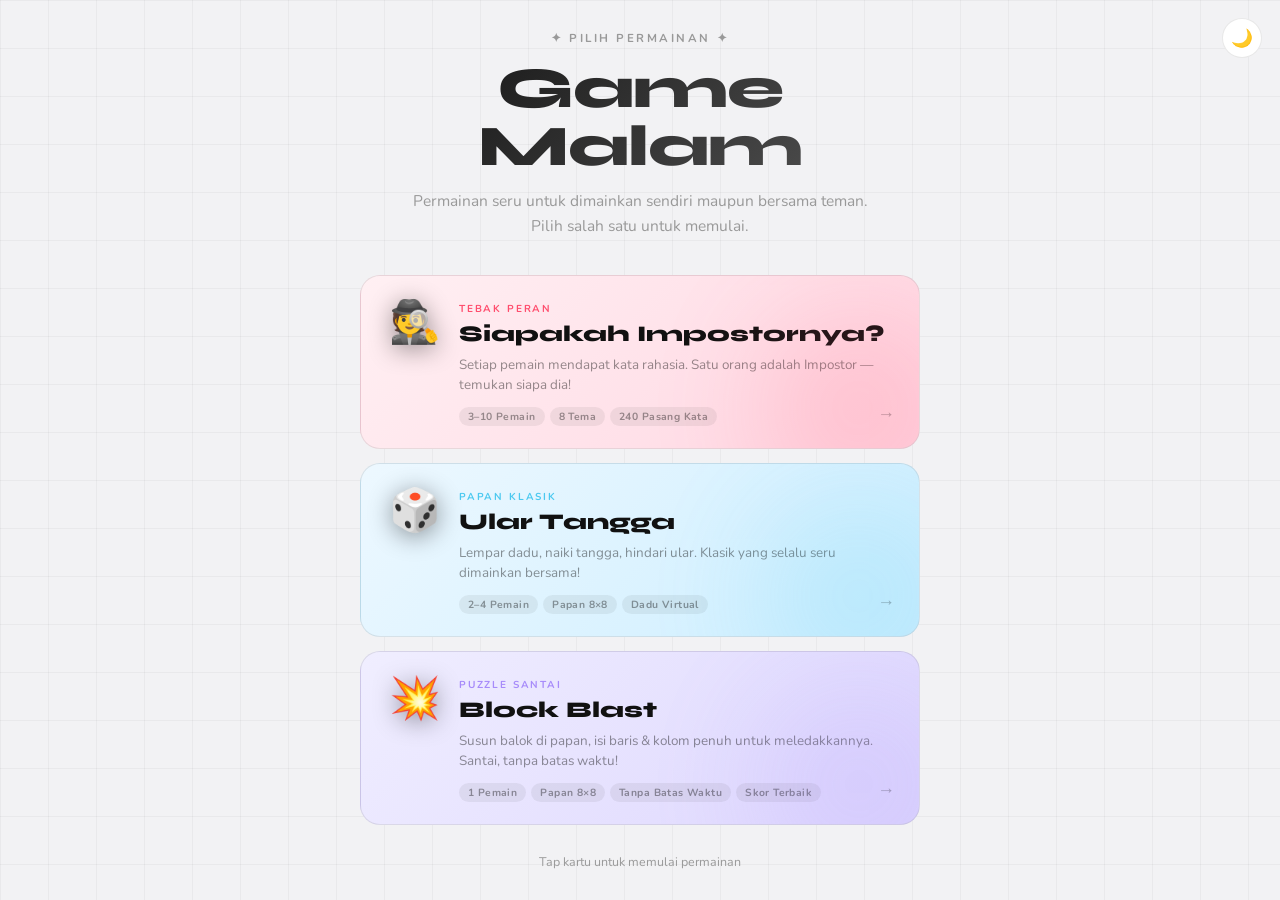
<file: index.html>
<!DOCTYPE html>
<html lang="id">
<head>
    <meta charset="UTF-8">
    <meta name="viewport" content="width=device-width, initial-scale=1.0">
    <title>Game Malam — Pilih Permainan</title>
    <link rel="preconnect" href="https://fonts.googleapis.com">
    <link href="https://fonts.googleapis.com/css2?family=Syne:wght@700;800&family=Nunito:wght@400;600;700&display=swap" rel="stylesheet">
    <style>
        *, *::before, *::after { box-sizing: border-box; margin: 0; padding: 0; }

        :root {
            --bg: #0d0d0f;
            --surface: #17171a;
            --border: rgba(255,255,255,0.08);
            --text: #f0f0f0;
            --muted: #888;
            --card-1: linear-gradient(135deg, #1a0a10 0%, #2d0f1c 100%);
            --card-2: linear-gradient(135deg, #050e1a 0%, #0d2137 100%);
            --card-3: linear-gradient(135deg, #0e0a1f 0%, #180d30 100%);
            --accent-1: #ff4d6d;
            --accent-2: #4cc9f0;
            --accent-3: #a78bfa;
        }

        body {
            font-family: 'Nunito', sans-serif;
            background: var(--bg);
            color: var(--text);
            min-height: 100vh;
            display: flex;
            flex-direction: column;
            align-items: center;
            justify-content: center;
            padding: 24px;
            overflow-x: hidden;
            transition: background 0.3s, color 0.3s;
        }

        body::before {
            content: '';
            position: fixed;
            inset: 0;
            background-image:
                linear-gradient(rgba(255,255,255,0.025) 1px, transparent 1px),
                linear-gradient(90deg, rgba(255,255,255,0.025) 1px, transparent 1px);
            background-size: 48px 48px;
            pointer-events: none;
            z-index: 0;
        }

        .wrapper {
            position: relative;
            z-index: 1;
            width: 100%;
            max-width: 560px;
        }

        .header {
            text-align: center;
            margin-bottom: 36px;
            animation: fadeDown 0.6s ease both;
        }

        .eyebrow {
            font-size: 0.72em;
            font-weight: 700;
            letter-spacing: 0.22em;
            text-transform: uppercase;
            color: var(--muted);
            margin-bottom: 14px;
        }

        .title {
            font-family: 'Syne', sans-serif;
            font-size: clamp(2.4rem, 8vw, 3.6rem);
            font-weight: 800;
            line-height: 1;
            letter-spacing: -0.02em;
            background: linear-gradient(135deg, #fff 0%, #aaa 100%);
            -webkit-background-clip: text;
            -webkit-text-fill-color: transparent;
            background-clip: text;
        }

        .subtitle {
            margin-top: 14px;
            color: var(--muted);
            font-size: 0.97em;
            line-height: 1.6;
        }

        #darkmode-toggle {
            position: fixed;
            top: 18px;
            right: 18px;
            width: 40px;
            height: 40px;
            border-radius: 50%;
            border: 1px solid var(--border);
            background: var(--surface);
            color: var(--text);
            font-size: 1.1em;
            cursor: pointer;
            z-index: 100;
            display: flex;
            align-items: center;
            justify-content: center;
            transition: transform 0.2s, background 0.3s;
        }
        #darkmode-toggle:hover { transform: scale(1.12) rotate(18deg); }

        .games {
            display: flex;
            flex-direction: column;
            gap: 14px;
        }

        .game-card {
            position: relative;
            display: block;
            text-decoration: none;
            border-radius: 20px;
            border: 1px solid var(--border);
            overflow: hidden;
            cursor: pointer;
            transition: transform 0.22s ease, box-shadow 0.22s ease;
            animation: fadeUp 0.6s ease both;
        }

        .game-card:nth-child(1) { animation-delay: 0.08s; }
        .game-card:nth-child(2) { animation-delay: 0.18s; }
        .game-card:nth-child(3) { animation-delay: 0.28s; }

        .game-card:hover {
            transform: translateY(-4px) scale(1.01);
            box-shadow: 0 20px 60px rgba(0,0,0,0.5);
        }

        .game-card-inner {
            padding: 26px 28px 22px;
            display: flex;
            align-items: flex-start;
            gap: 18px;
        }

        .card-impostor { background: var(--card-1); }
        .card-ular     { background: var(--card-2); }
        .card-block    { background: var(--card-3); }

        .game-card::after {
            content: '';
            position: absolute;
            width: 200px;
            height: 200px;
            border-radius: 50%;
            filter: blur(60px);
            opacity: 0.18;
            transition: opacity 0.3s;
            pointer-events: none;
            bottom: -60px;
            right: -40px;
        }
        .card-impostor::after { background: var(--accent-1); }
        .card-ular::after     { background: var(--accent-2); }
        .card-block::after    { background: var(--accent-3); }
        .game-card:hover::after { opacity: 0.38; }

        .card-emoji {
            font-size: 2.6em;
            line-height: 1;
            flex-shrink: 0;
            filter: drop-shadow(0 4px 12px rgba(0,0,0,0.4));
        }

        .card-body { flex: 1; }

        .card-tag {
            font-size: 0.63em;
            font-weight: 700;
            letter-spacing: 0.18em;
            text-transform: uppercase;
            margin-bottom: 6px;
        }
        .card-impostor .card-tag { color: var(--accent-1); }
        .card-ular .card-tag     { color: var(--accent-2); }
        .card-block .card-tag    { color: var(--accent-3); }

        .card-title {
            font-family: 'Syne', sans-serif;
            font-size: 1.4em;
            font-weight: 800;
            line-height: 1.1;
            margin-bottom: 8px;
            color: #fff;
        }

        .card-desc {
            font-size: 0.84em;
            color: rgba(255,255,255,0.48);
            line-height: 1.5;
        }

        .card-arrow {
            position: absolute;
            bottom: 22px;
            right: 24px;
            font-size: 1.1em;
            opacity: 0.3;
            transition: opacity 0.2s, transform 0.2s;
            color: #fff;
        }
        .game-card:hover .card-arrow { opacity: 1; transform: translateX(4px); }

        .badge-row {
            display: flex;
            flex-wrap: wrap;
            gap: 5px;
            margin-top: 12px;
        }
        .badge {
            font-size: 0.65em;
            font-weight: 700;
            padding: 2px 9px;
            border-radius: 20px;
            background: rgba(255,255,255,0.07);
            color: rgba(255,255,255,0.42);
            letter-spacing: 0.04em;
        }

        .footer {
            text-align: center;
            margin-top: 28px;
            color: var(--muted);
            font-size: 0.78em;
            animation: fadeUp 0.6s 0.45s ease both;
        }

        /* Light mode */
        body.light {
            --bg: #f2f2f4;
            --surface: #ffffff;
            --border: rgba(0,0,0,0.09);
            --text: #111;
            --muted: #999;
            --card-1: linear-gradient(135deg, #fff0f3 0%, #ffd6e2 100%);
            --card-2: linear-gradient(135deg, #edf8ff 0%, #cceeff 100%);
            --card-3: linear-gradient(135deg, #f0eeff 0%, #ddd6fe 100%);
        }
        body.light::before {
            background-image:
                linear-gradient(rgba(0,0,0,0.035) 1px, transparent 1px),
                linear-gradient(90deg, rgba(0,0,0,0.035) 1px, transparent 1px);
        }
        body.light .title {
            background: linear-gradient(135deg, #111 0%, #555 100%);
            -webkit-background-clip: text;
            background-clip: text;
        }
        body.light .card-title { color: #111; }
        body.light .card-desc  { color: rgba(0,0,0,0.42); }
        body.light .badge      { background: rgba(0,0,0,0.06); color: rgba(0,0,0,0.38); }
        body.light .card-arrow { color: #111; }

        @keyframes fadeDown {
            from { opacity: 0; transform: translateY(-16px); }
            to   { opacity: 1; transform: translateY(0); }
        }
        @keyframes fadeUp {
            from { opacity: 0; transform: translateY(20px); }
            to   { opacity: 1; transform: translateY(0); }
        }
    </style>
</head>
<body>

    <button id="darkmode-toggle" aria-label="Toggle mode">☀️</button>

    <div class="wrapper">
        <header class="header">
            <p class="eyebrow">✦ Pilih Permainan ✦</p>
            <h1 class="title">Game Malam</h1>
            <p class="subtitle">Permainan seru untuk dimainkan sendiri maupun bersama teman.<br>Pilih salah satu untuk memulai.</p>
        </header>

        <div class="games">

            <a class="game-card card-impostor" href="impostor.html">
                <div class="game-card-inner">
                    <div class="card-emoji">🕵️</div>
                    <div class="card-body">
                        <p class="card-tag">Tebak Peran</p>
                        <h2 class="card-title">Siapakah Impostornya?</h2>
                        <p class="card-desc">Setiap pemain mendapat kata rahasia. Satu orang adalah Impostor — temukan siapa dia!</p>
                        <div class="badge-row">
                            <span class="badge">3–10 Pemain</span>
                            <span class="badge">8 Tema</span>
                            <span class="badge">240 Pasang Kata</span>
                        </div>
                    </div>
                </div>
                <span class="card-arrow">→</span>
            </a>

            <a class="game-card card-ular" href="ular-tangga.html">
                <div class="game-card-inner">
                    <div class="card-emoji">🎲</div>
                    <div class="card-body">
                        <p class="card-tag">Papan Klasik</p>
                        <h2 class="card-title">Ular Tangga</h2>
                        <p class="card-desc">Lempar dadu, naiki tangga, hindari ular. Klasik yang selalu seru dimainkan bersama!</p>
                        <div class="badge-row">
                            <span class="badge">2–4 Pemain</span>
                            <span class="badge">Papan 8×8</span>
                            <span class="badge">Dadu Virtual</span>
                        </div>
                    </div>
                </div>
                <span class="card-arrow">→</span>
            </a>

            <a class="game-card card-block" href="block-blast.html">
                <div class="game-card-inner">
                    <div class="card-emoji">💥</div>
                    <div class="card-body">
                        <p class="card-tag">Puzzle Santai</p>
                        <h2 class="card-title">Block Blast</h2>
                        <p class="card-desc">Susun balok di papan, isi baris & kolom penuh untuk meledakkannya. Santai, tanpa batas waktu!</p>
                        <div class="badge-row">
                            <span class="badge">1 Pemain</span>
                            <span class="badge">Papan 8×8</span>
                            <span class="badge">Tanpa Batas Waktu</span>
                            <span class="badge">Skor Terbaik</span>
                        </div>
                    </div>
                </div>
                <span class="card-arrow">→</span>
            </a>

        </div>

        <p class="footer">Tap kartu untuk memulai permainan</p>
    </div>

    <script>
        const toggle = document.getElementById('darkmode-toggle');
        function applyMode(isLight) {
            document.body.classList.toggle('light', isLight);
            toggle.textContent = isLight ? '🌙' : '☀️';
            localStorage.setItem('homeMode', isLight ? 'light' : 'dark');
        }
        toggle.addEventListener('click', () => applyMode(!document.body.classList.contains('light')));
        const saved = localStorage.getItem('homeMode');
        if (saved === 'light') applyMode(true);
        else if (saved === null && window.matchMedia('(prefers-color-scheme: light)').matches) applyMode(true);
    </script>
</body>
</html>
</file>
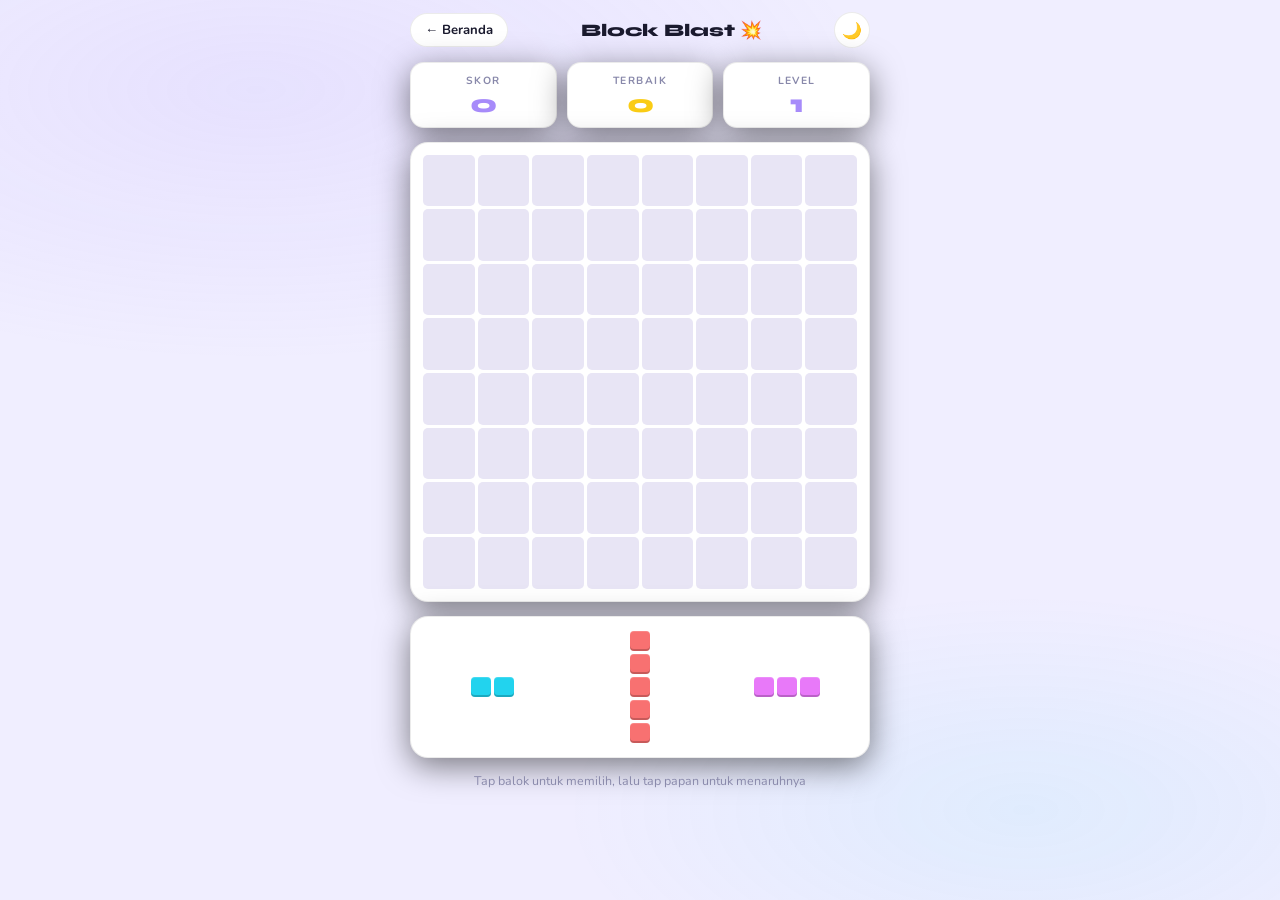
<file: block-blast.html>
<!DOCTYPE html>
<html lang="id">
<head>
    <meta charset="UTF-8">
    <meta name="viewport" content="width=device-width, initial-scale=1.0, user-scalable=no">
    <title>Block Blast</title>
    <link rel="preconnect" href="https://fonts.googleapis.com">
    <link href="https://fonts.googleapis.com/css2?family=Syne:wght@700;800&family=Nunito:wght@400;700;900&display=swap" rel="stylesheet">
    <style>
        *, *::before, *::after { box-sizing: border-box; margin: 0; padding: 0; }

        :root {
            --bg: #0a0a0f;
            --surface: #13131a;
            --card: #1a1a24;
            --border: rgba(255,255,255,0.07);
            --text: #e8e8f0;
            --muted: #666680;
            --accent: #a78bfa;
            --grid-line: rgba(255,255,255,0.05);
            --cell-empty: #16161f;
            --shadow: 0 8px 32px rgba(0,0,0,0.5);

            /* Block colors */
            --c1: #f472b6;  /* pink */
            --c2: #fb923c;  /* orange */
            --c3: #facc15;  /* yellow */
            --c4: #4ade80;  /* green */
            --c5: #22d3ee;  /* cyan */
            --c6: #818cf8;  /* indigo */
            --c7: #e879f9;  /* fuchsia */
        }

        body {
            font-family: 'Nunito', sans-serif;
            background: var(--bg);
            color: var(--text);
            min-height: 100vh;
            display: flex;
            flex-direction: column;
            align-items: center;
            padding: 12px 12px 32px;
            overflow-x: hidden;
            transition: background 0.3s;
        }

        body::before {
            content: '';
            position: fixed;
            inset: 0;
            background:
                radial-gradient(ellipse 80% 50% at 20% 10%, rgba(167,139,250,0.06) 0%, transparent 60%),
                radial-gradient(ellipse 60% 40% at 80% 90%, rgba(34,211,238,0.05) 0%, transparent 60%);
            pointer-events: none;
            z-index: 0;
        }

        /* Light mode */
        body.light {
            --bg: #f0eeff;
            --surface: #ffffff;
            --card: #f5f3ff;
            --border: rgba(0,0,0,0.08);
            --text: #1a1a2e;
            --muted: #8888aa;
            --grid-line: rgba(0,0,0,0.06);
            --cell-empty: #e8e5f5;
        }
        body.light::before {
            background:
                radial-gradient(ellipse 80% 50% at 20% 10%, rgba(167,139,250,0.12) 0%, transparent 60%),
                radial-gradient(ellipse 60% 40% at 80% 90%, rgba(34,211,238,0.08) 0%, transparent 60%);
        }

        /* ---- TOP BAR ---- */
        .topbar {
            position: relative;
            z-index: 10;
            display: flex;
            align-items: center;
            justify-content: space-between;
            width: 100%;
            max-width: 460px;
            margin-bottom: 14px;
        }

        .back-btn {
            display: inline-flex;
            align-items: center;
            gap: 5px;
            padding: 7px 14px;
            background: var(--surface);
            color: var(--text);
            border: 1px solid var(--border);
            border-radius: 20px;
            font-family: 'Nunito', sans-serif;
            font-size: 0.82em;
            font-weight: 700;
            cursor: pointer;
            text-decoration: none;
            transition: transform 0.18s;
        }
        .back-btn:hover { transform: translateX(-3px); }

        #darkmode-toggle {
            width: 36px; height: 36px;
            border-radius: 50%;
            border: 1px solid var(--border);
            background: var(--surface);
            color: var(--text);
            font-size: 1em;
            cursor: pointer;
            display: flex; align-items: center; justify-content: center;
            transition: transform 0.2s;
        }
        #darkmode-toggle:hover { transform: scale(1.12) rotate(18deg); }

        /* ---- SCORE BAR ---- */
        .scorebar {
            position: relative;
            z-index: 10;
            display: flex;
            gap: 10px;
            width: 100%;
            max-width: 460px;
            margin-bottom: 14px;
        }

        .score-box {
            flex: 1;
            background: var(--surface);
            border: 1px solid var(--border);
            border-radius: 14px;
            padding: 10px 14px;
            text-align: center;
            box-shadow: var(--shadow);
        }

        .score-label {
            font-size: 0.65em;
            font-weight: 700;
            letter-spacing: 0.14em;
            text-transform: uppercase;
            color: var(--muted);
            margin-bottom: 3px;
        }

        .score-val {
            font-family: 'Syne', sans-serif;
            font-size: 1.6em;
            font-weight: 800;
            color: var(--accent);
            line-height: 1;
        }

        .score-box.best .score-val { color: #facc15; }

        /* ---- GRID ---- */
        .grid-wrap {
            position: relative;
            z-index: 10;
            width: 100%;
            max-width: 460px;
            background: var(--surface);
            border: 1px solid var(--border);
            border-radius: 18px;
            padding: 12px;
            box-shadow: var(--shadow);
            margin-bottom: 14px;
            touch-action: none;
        }

        #game-grid {
            display: grid;
            grid-template-columns: repeat(8, 1fr);
            gap: 3px;
            width: 100%;
            aspect-ratio: 1;
        }

        .gcell {
            background: var(--cell-empty);
            border-radius: 5px;
            aspect-ratio: 1;
            transition: background 0.08s, transform 0.08s;
            position: relative;
            overflow: hidden;
        }

        .gcell.filled {
            border-radius: 5px;
            box-shadow: inset 0 -2px 0 rgba(0,0,0,0.25), inset 0 1px 0 rgba(255,255,255,0.2);
        }

        .gcell.preview {
            opacity: 0.5;
            transform: scale(0.92);
        }

        .gcell.clearing {
            animation: cellPop 0.3s ease forwards;
        }

        @keyframes cellPop {
            0%   { transform: scale(1); opacity: 1; }
            40%  { transform: scale(1.25); opacity: 1; }
            100% { transform: scale(0); opacity: 0; }
        }

        /* glow shimmer on filled cell */
        .gcell.filled::after {
            content: '';
            position: absolute;
            inset: 0;
            background: linear-gradient(135deg, rgba(255,255,255,0.18) 0%, transparent 60%);
            border-radius: inherit;
        }

        /* ---- PIECE TRAY ---- */
        .tray {
            position: relative;
            z-index: 10;
            width: 100%;
            max-width: 460px;
            background: var(--surface);
            border: 1px solid var(--border);
            border-radius: 18px;
            padding: 14px 12px;
            box-shadow: var(--shadow);
            display: flex;
            align-items: center;
            justify-content: space-around;
            gap: 8px;
            margin-bottom: 14px;
            min-height: 120px;
        }

        .piece-slot {
            flex: 1;
            display: flex;
            align-items: center;
            justify-content: center;
            cursor: grab;
            transition: transform 0.15s, opacity 0.15s;
            user-select: none;
            touch-action: none;
        }

        .piece-slot:active { cursor: grabbing; }
        .piece-slot.used { opacity: 0.2; pointer-events: none; }
        .piece-slot.selected { transform: scale(1.1); }

        .piece-mini {
            display: grid;
            gap: 3px;
        }

        .pmcell {
            width: 20px;
            height: 20px;
            border-radius: 4px;
            box-shadow: inset 0 -2px 0 rgba(0,0,0,0.2), inset 0 1px 0 rgba(255,255,255,0.15);
        }

        .pmcell.empty { background: transparent; box-shadow: none; }


        /* ---- DRAG GHOST ---- */
        #drag-ghost {
            position: fixed;
            pointer-events: none;
            z-index: 9999;
            display: none;
            filter: drop-shadow(0 6px 20px rgba(0,0,0,0.55));
            will-change: left, top;
            border-radius: 6px;
        }
        #drag-ghost.visible { display: block; }
        .piece-slot.dragging {
            transform: scale(0.82) !important;
            opacity: 0.35 !important;
        }
        /* Preview: solid fill + outline, no shrink so it matches ghost exactly */
        .gcell.preview {
            outline: 2px solid rgba(255,255,255,0.5) !important;
            outline-offset: -2px;
            opacity: 0.7 !important;
            transform: none !important;
            transition: opacity 0.1s !important;
        }
        .gcell.just-placed {
            animation: placePop 0.28s cubic-bezier(0.175,0.885,0.32,1.4) forwards !important;
        }
        @keyframes placePop {
            0%   { transform: scale(0.72); }
            65%  { transform: scale(1.12); }
            100% { transform: scale(1); }
        }
        /* ---- SCORE POPUP ---- */
        .score-popup {
            position: absolute;
            font-family: 'Syne', sans-serif;
            font-size: 1.3em;
            font-weight: 800;
            color: #facc15;
            pointer-events: none;
            z-index: 50;
            text-shadow: 0 2px 8px rgba(0,0,0,0.5);
            animation: floatUp 0.9s ease forwards;
        }

        @keyframes floatUp {
            0%   { opacity: 1; transform: translateY(0) scale(1); }
            100% { opacity: 0; transform: translateY(-60px) scale(1.2); }
        }

        /* ---- GAME OVER OVERLAY ---- */
        #gameover-overlay {
            display: none;
            position: fixed;
            inset: 0;
            background: rgba(0,0,0,0.88);
            z-index: 200;
            align-items: center;
            justify-content: center;
            padding: 24px;
            backdrop-filter: blur(10px);
        }
        #gameover-overlay.show { display: flex; }

        .go-card {
            background: var(--surface);
            border: 1px solid var(--border);
            border-radius: 24px;
            padding: 44px 32px;
            text-align: center;
            max-width: 320px;
            width: 100%;
            box-shadow: 0 24px 80px rgba(0,0,0,0.7);
            animation: popIn 0.4s cubic-bezier(0.175, 0.885, 0.32, 1.275) both;
        }

        @keyframes popIn {
            from { opacity: 0; transform: scale(0.7); }
            to   { opacity: 1; transform: scale(1); }
        }

        .go-emoji { font-size: 3.5em; margin-bottom: 14px; }
        .go-title {
            font-family: 'Syne', sans-serif;
            font-size: 2em;
            font-weight: 800;
            margin-bottom: 8px;
            background: linear-gradient(135deg, #f472b6, #818cf8);
            -webkit-background-clip: text;
            -webkit-text-fill-color: transparent;
            background-clip: text;
        }
        .go-score  { font-size: 1.1em; color: var(--muted); margin-bottom: 4px; }
        .go-score span { color: var(--accent); font-weight: 900; font-size: 1.4em; }
        .go-best   { font-size: 0.85em; color: var(--muted); margin-bottom: 28px; }
        .go-best span { color: #facc15; font-weight: 700; }

        .btn-play-again {
            width: 100%; padding: 13px;
            background: var(--accent); color: #fff;
            border: none; border-radius: 12px;
            font-family: 'Nunito', sans-serif;
            font-size: 1em; font-weight: 900;
            cursor: pointer; margin-bottom: 9px;
            transition: transform 0.15s;
        }
        .btn-play-again:hover { transform: translateY(-2px); }

        .btn-go-home {
            width: 100%; padding: 12px;
            background: var(--card); color: var(--text);
            border: 1px solid var(--border); border-radius: 12px;
            font-family: 'Nunito', sans-serif;
            font-size: 0.9em; font-weight: 700;
            cursor: pointer; text-decoration: none; display: block; text-align: center;
        }

        /* ---- HINT TEXT ---- */
        .hint {
            position: relative;
            z-index: 10;
            text-align: center;
            font-size: 0.78em;
            color: var(--muted);
            max-width: 460px;
            width: 100%;
        }

        /* ---- COMBO BANNER ---- */
        .combo-banner {
            position: fixed;
            top: 50%;
            left: 50%;
            transform: translate(-50%, -50%);
            font-family: 'Syne', sans-serif;
            font-size: clamp(2em, 8vw, 3.5em);
            font-weight: 800;
            color: #facc15;
            text-shadow: 0 4px 20px rgba(250,204,21,0.5);
            pointer-events: none;
            z-index: 100;
            animation: comboPop 0.9s ease forwards;
            display: none;
        }
        .combo-banner.show { display: block; }

        @keyframes comboPop {
            0%   { opacity: 0; transform: translate(-50%,-50%) scale(0.5); }
            30%  { opacity: 1; transform: translate(-50%,-50%) scale(1.15); }
            70%  { opacity: 1; transform: translate(-50%,-50%) scale(1); }
            100% { opacity: 0; transform: translate(-50%,-60%) scale(0.9); }
        }
    </style>
</head>
<body>

    <div id="gameover-overlay">
        <div class="go-card">
            <div class="go-emoji">💥</div>
            <div class="go-title">GAME OVER</div>
            <div class="go-score">Skor: <span id="go-score-val">0</span></div>
            <div class="go-best">Terbaik: <span id="go-best-val">0</span></div>
            <button class="btn-play-again" id="btn-play-again">Main Lagi 🎮</button>
            <a class="btn-go-home" href="index.html">← Kembali ke Beranda</a>
        </div>
    </div>

    <div class="combo-banner" id="combo-banner">COMBO!</div>
    <div id="drag-ghost"></div>

    <div class="topbar">
        <a class="back-btn" href="index.html">← Beranda</a>
        <span style="font-family:'Syne',sans-serif;font-weight:800;font-size:1.1em;">Block Blast 💥</span>
        <button id="darkmode-toggle">☀️</button>
    </div>

    <div class="scorebar">
        <div class="score-box">
            <div class="score-label">Skor</div>
            <div class="score-val" id="score-display">0</div>
        </div>
        <div class="score-box best">
            <div class="score-label">Terbaik</div>
            <div class="score-val" id="best-display">0</div>
        </div>
        <div class="score-box">
            <div class="score-label">Level</div>
            <div class="score-val" id="level-display">1</div>
        </div>
    </div>

    <div class="grid-wrap" id="grid-wrap">
        <div id="game-grid"></div>
    </div>

    <div class="tray" id="piece-tray">
        <div class="piece-slot" id="slot-0" data-slot="0"></div>
        <div class="piece-slot" id="slot-1" data-slot="1"></div>
        <div class="piece-slot" id="slot-2" data-slot="2"></div>
    </div>

    <div class="hint" id="hint-text">Tap balok untuk memilih, lalu tap papan untuk menaruhnya</div>

<script>
// =====================
// CONSTANTS & DATA
// =====================
const GRID_SIZE = 8;

const COLORS = [
    '#f472b6','#fb923c','#facc15','#4ade80',
    '#22d3ee','#818cf8','#e879f9','#f87171'
];

// All piece shapes [row][col], each 1=filled 0=empty
const PIECE_DEFS = [
    // 1x1
    [[1]],
    // 1x2
    [[1,1]],
    // 1x3
    [[1,1,1]],
    // 1x4
    [[1,1,1,1]],
    // 1x5
    [[1,1,1,1,1]],
    // 2x1
    [[1],[1]],
    // 3x1
    [[1],[1],[1]],
    // 4x1
    [[1],[1],[1],[1]],
    // 5x1
    [[1],[1],[1],[1],[1]],
    // 2x2
    [[1,1],[1,1]],
    // 2x3
    [[1,1,1],[1,1,1]],
    // 3x2
    [[1,1],[1,1],[1,1]],
    // 3x3
    [[1,1,1],[1,1,1],[1,1,1]],
    // L shapes
    [[1,0],[1,0],[1,1]],
    [[0,1],[0,1],[1,1]],
    [[1,1],[1,0],[1,0]],
    [[1,1],[0,1],[0,1]],
    // T shapes
    [[1,1,1],[0,1,0]],
    [[0,1,0],[1,1,1]],
    [[1,0],[1,1],[1,0]],
    [[0,1],[1,1],[0,1]],
    // S/Z
    [[0,1,1],[1,1,0]],
    [[1,1,0],[0,1,1]],
    // corner
    [[1,1],[1,0]],
    [[1,1],[0,1]],
    [[1,0],[1,1]],
    [[0,1],[1,1]],
    // plus
    [[0,1,0],[1,1,1],[0,1,0]],
    // diagonal-ish
    [[1,0,0],[1,1,0],[0,1,1]],
    [[0,0,1],[0,1,1],[1,1,0]],
];

// =====================
// STATE
// =====================
let grid = [];           // 8x8, 0=empty, else color string
let pieces = [];         // 3 current pieces
let selectedPiece = null;// index 0-2
let score = 0;
let best = parseInt(localStorage.getItem('blockblast_best') || '0');
let level = 1;
let gameOver = false;
let isPlacing = false;  // prevent input while async placement runs
let dragPiece = null;
let previewCells = [];
let touchStartX = 0, touchStartY = 0;

// =====================
// DOM
// =====================
const gridEl       = document.getElementById('game-grid');
const trayEl       = document.getElementById('piece-tray');
const scoreEl      = document.getElementById('score-display');
const bestEl       = document.getElementById('best-display');
const levelEl      = document.getElementById('level-display');
const goOverlay    = document.getElementById('gameover-overlay');
const goScoreEl    = document.getElementById('go-score-val');
const goBestEl     = document.getElementById('go-best-val');
const hintEl       = document.getElementById('hint-text');
const comboBanner  = document.getElementById('combo-banner');
const gridWrap     = document.getElementById('grid-wrap');

// =====================
// INIT & RESET
// =====================
function initGame() {
    grid = Array.from({length: GRID_SIZE}, () => Array(GRID_SIZE).fill(0));
    score = 0;
    level = 1;
    selectedPiece = null;
    gameOver = false;
    isPlacing = false;
    previewCells = [];
    // Reset slot visuals
    for (let i = 0; i < 3; i++) {
        const slot = document.getElementById('slot-' + i);
        if (slot) slot.style.opacity = '';
    }
    goOverlay.classList.remove('show');
    renderGrid();
    spawnPieces();
    updateScoreDisplay();
    bestEl.textContent = best;
}

function updateScoreDisplay() {
    scoreEl.textContent = score;
    bestEl.textContent = best;
    levelEl.textContent = level;
}

// =====================
// GRID RENDER
// =====================
function renderGrid() {
    gridEl.innerHTML = '';
    for (let r = 0; r < GRID_SIZE; r++) {
        for (let c = 0; c < GRID_SIZE; c++) {
            const cell = document.createElement('div');
            cell.className = 'gcell';
            cell.dataset.r = r;
            cell.dataset.c = c;
            if (grid[r][c]) {
                cell.classList.add('filled');
                cell.style.background = grid[r][c];
            }
            gridEl.appendChild(cell);
        }
    }
    attachGridEvents();
}

function getCell(r, c) {
    return gridEl.querySelector(`[data-r="${r}"][data-c="${c}"]`);
}

function attachGridEvents() {
    gridEl.querySelectorAll('.gcell').forEach(cell => {
        cell.addEventListener('click', onCellClick);
        cell.addEventListener('mouseover', onCellHover);
        cell.addEventListener('mouseleave', clearPreview);
    });
}

// =====================
// PIECES
// =====================
function randomPiece() {
    // Higher levels unlock bigger pieces
    const maxIdx = Math.min(PIECE_DEFS.length - 1, 10 + level * 2);
    const idx = Math.floor(Math.random() * maxIdx);
    const shape = PIECE_DEFS[idx];
    const color = COLORS[Math.floor(Math.random() * COLORS.length)];
    return { shape, color };
}

function spawnPieces() {
    pieces = [randomPiece(), randomPiece(), randomPiece()];
    renderTray();
    // Mark used slots cleared
    document.querySelectorAll('.piece-slot').forEach(s => s.classList.remove('used'));
}

function renderTray() {
    for (let i = 0; i < 3; i++) {
        const slot = document.getElementById('slot-' + i);
        slot.innerHTML = '';
        if (!pieces[i]) { slot.classList.add('used'); continue; }
        const p = pieces[i];
        const rows = p.shape.length;
        const cols = p.shape[0].length;
        const mini = document.createElement('div');
        mini.className = 'piece-mini';
        mini.style.gridTemplateColumns = `repeat(${cols}, 20px)`;
        mini.style.gridTemplateRows = `repeat(${rows}, 20px)`;
        for (let r = 0; r < rows; r++) {
            for (let c = 0; c < cols; c++) {
                const pc = document.createElement('div');
                pc.className = p.shape[r][c] ? 'pmcell' : 'pmcell empty';
                if (p.shape[r][c]) pc.style.background = p.color;
                mini.appendChild(pc);
            }
        }
        slot.appendChild(mini);
        slot.classList.remove('used', 'selected', 'dragging');
        // onclick is a tap-to-select fallback (drag also works)
        slot.onclick = () => { if (!isDragging) selectPiece(i); };
    }
}

function selectPiece(idx) {
    if (!pieces[idx]) return;
    selectedPiece = idx;
    document.querySelectorAll('.piece-slot').forEach((s, i) => {
        s.classList.toggle('selected', i === idx);
    });
    hintEl.textContent = 'Tap kotak di papan untuk menaruh balok';
    clearPreview();
}

// =====================
// PREVIEW
// =====================
function clearPreview() {
    previewCells.forEach(([r, c]) => {
        const cell = getCell(r, c);
        if (cell) {
            cell.classList.remove('preview');
            cell.style.background = grid[r][c] || '';
        }
    });
    previewCells = [];
}

function showPreview(anchorR, anchorC) {
    clearPreview();
    if (selectedPiece === null || !pieces[selectedPiece]) return;
    const p = pieces[selectedPiece];
    const cells = getPieceCells(p.shape, anchorR, anchorC);
    if (!canPlace(cells)) return;
    cells.forEach(([r, c]) => {
        const cell = getCell(r, c);
        if (cell && !grid[r][c]) {
            cell.classList.add('preview');
            cell.style.background = p.color;
        }
    });
    previewCells = cells;
}

function getPieceCells(shape, anchorR, anchorC) {
    const cells = [];
    for (let r = 0; r < shape.length; r++) {
        for (let c = 0; c < shape[0].length; c++) {
            if (shape[r][c]) {
                cells.push([anchorR + r, anchorC + c]);
            }
        }
    }
    return cells;
}

function canPlace(cells) {
    return cells.every(([r, c]) =>
        r >= 0 && r < GRID_SIZE && c >= 0 && c < GRID_SIZE && !grid[r][c]
    );
}

// =====================
// PLACEMENT
// =====================
function onCellHover(e) {
    if (selectedPiece === null) return;
    const r = parseInt(e.target.dataset.r);
    const c = parseInt(e.target.dataset.c);
    showPreview(r, c);
}

function onCellClick(e) {
    if (isPlacing) return;
    if (selectedPiece === null) {
        hintEl.textContent = 'Pilih balok di bawah dulu!';
        return;
    }
    const r = parseInt(e.target.dataset.r);
    const c = parseInt(e.target.dataset.c);
    placePiece(selectedPiece, r, c);
}

async function placePiece(pidx, anchorR, anchorC) {
    if (!pieces[pidx]) return;
    const p = pieces[pidx];
    const cells = getPieceCells(p.shape, anchorR, anchorC);
    if (!canPlace(cells)) {
        hintEl.textContent = 'Tidak bisa ditaruh di sini!';
        shakeGrid();
        return;
    }

    clearPreview();

    // Lock input while processing
    isPlacing = true;

    // Place on grid with landing pop animation
    cells.forEach(([r, c], i) => {
        grid[r][c] = p.color;
        const cell = getCell(r, c);
        cell.classList.add('filled');
        cell.style.background = p.color;
        // Stagger the pop animation slightly for each cell
        setTimeout(() => {
            cell.classList.add('just-placed');
            setTimeout(() => cell.classList.remove('just-placed'), 300);
        }, i * 18);
    });

    // Award placement points
    addScore(cells.length * 10);

    // Mark piece as used
    pieces[pidx] = null;
    const slot = document.getElementById('slot-' + pidx);
    slot.classList.add('used');
    slot.innerHTML = '';
    selectedPiece = null;
    document.querySelectorAll('.piece-slot').forEach(s => s.classList.remove('selected'));

    // Wait for line clearing animation to fully complete
    await clearLines();

    // All 3 pieces used → spawn new set
    if (pieces.every(p => p === null)) {
        spawnPieces();
    }

    // Now check game over — AFTER grid is updated and new pieces are spawned
    // Game over only if NONE of the remaining pieces can fit anywhere
    checkGameOver();

    isPlacing = false;
    hintEl.textContent = 'Tap balok untuk memilih, lalu tap papan untuk menaruhnya';
}

// =====================
// LINE CLEARING
// =====================
function clearLines() {
    return new Promise(resolve => {
        const rowsToClear = [];
        const colsToClear = [];

        for (let r = 0; r < GRID_SIZE; r++) {
            if (grid[r].every(c => c !== 0)) rowsToClear.push(r);
        }
        for (let c = 0; c < GRID_SIZE; c++) {
            if (grid.every(row => row[c] !== 0)) colsToClear.push(c);
        }

        const totalLines = rowsToClear.length + colsToClear.length;
        if (totalLines === 0) { resolve(); return; }

        // Animate clearing
        const cellsToClear = new Set();
        rowsToClear.forEach(r => {
            for (let c = 0; c < GRID_SIZE; c++) cellsToClear.add(`${r},${c}`);
        });
        colsToClear.forEach(c => {
            for (let r = 0; r < GRID_SIZE; r++) cellsToClear.add(`${r},${c}`);
        });

        cellsToClear.forEach(key => {
            const [r, c] = key.split(',').map(Number);
            const cell = getCell(r, c);
            if (cell) cell.classList.add('clearing');
        });

        setTimeout(() => {
            // Clear from grid state
            rowsToClear.forEach(r => { grid[r] = Array(GRID_SIZE).fill(0); });
            colsToClear.forEach(c => { grid.forEach(row => { row[c] = 0; }); });
            renderGrid();

            // Score: per line + combo bonus
            const lineScore = totalLines * GRID_SIZE * 10;
            const comboBonus = totalLines > 1 ? totalLines * 50 : 0;
            addScore(lineScore + comboBonus);
            showScorePopup(lineScore + comboBonus, rowsToClear, colsToClear);

            if (totalLines >= 2) showCombo();

            // Level up every 500 pts
            const newLevel = Math.floor(score / 500) + 1;
            if (newLevel > level) {
                level = newLevel;
                updateScoreDisplay();
            }

            resolve();
        }, 280);
    });
}

function addScore(pts) {
    score += pts;
    if (score > best) {
        best = score;
        localStorage.setItem('blockblast_best', best);
    }
    updateScoreDisplay();
}

function showScorePopup(pts, rows, cols) {
    const popup = document.createElement('div');
    popup.className = 'score-popup';
    popup.textContent = '+' + pts;

    // Position near cleared area
    const r = rows.length ? rows[0] : (cols.length ? 0 : 0);
    const c = cols.length ? cols[0] : 4;
    const ref = getCell(r, c);
    if (ref) {
        const rect = ref.getBoundingClientRect();
        const wrap = gridWrap.getBoundingClientRect();
        popup.style.left = (rect.left - wrap.left) + 'px';
        popup.style.top  = (rect.top  - wrap.top)  + 'px';
        gridWrap.style.position = 'relative';
        gridWrap.appendChild(popup);
        setTimeout(() => popup.remove(), 900);
    }
}

function showCombo() {
    comboBanner.classList.add('show');
    setTimeout(() => comboBanner.classList.remove('show'), 900);
}

function shakeGrid() {
    gridWrap.style.animation = 'none';
    gridWrap.offsetHeight;
    gridWrap.style.animation = 'shake 0.3s ease';
    setTimeout(() => gridWrap.style.animation = '', 300);
}

// =====================
// GAME OVER CHECK
// =====================
// Game over = ALL remaining (non-null) pieces have NO valid position on the grid.
// This is only called after placing a piece (and after lines are cleared).
// The last piece must be placed first — you cannot get game over mid-tray.
function checkGameOver() {
    const remaining = pieces.filter(p => p !== null);

    // If no pieces remain, new ones are about to spawn — not game over
    if (remaining.length === 0) return;

    // Check if every remaining piece is unplaceable anywhere
    const anyCanFit = remaining.some(piece => {
        for (let r = 0; r < GRID_SIZE; r++) {
            for (let c = 0; c < GRID_SIZE; c++) {
                const cells = getPieceCells(piece.shape, r, c);
                if (canPlace(cells)) return true;
            }
        }
        return false;
    });

    if (!anyCanFit) {
        // Grey out unplaceable pieces to signal the situation
        pieces.forEach((p, i) => {
            if (p !== null) {
                const slot = document.getElementById('slot-' + i);
                slot.style.opacity = '0.3';
            }
        });

        setTimeout(() => {
            goScoreEl.textContent = score;
            goBestEl.textContent = best;
            goOverlay.classList.add('show');
        }, 500);
    }
}

// =====================
// DRAG GHOST — GRID-SNAPPING
// =====================
const dragGhost = document.getElementById('drag-ghost');
let isDragging = false;
let dragSlotIdx = null;
let ghostRows = 0, ghostCols = 0;
// The grid cell size in px (computed at drag start)
let cellPx = 0;
// Current snapped grid position of the ghost anchor
let snapR = -1, snapC = -1;

// Ghost cell size (matches grid cell size dynamically)
const GHOST_SCALE = 1.0; // 1:1 with grid cell

function getCellPx() {
    const firstCell = gridEl.querySelector('.gcell');
    if (!firstCell) return 40;
    return firstCell.getBoundingClientRect().width;
}

function buildGhost(piece) {
    dragGhost.innerHTML = '';
    ghostRows = piece.shape.length;
    ghostCols = piece.shape[0].length;
    cellPx = getCellPx();

    const GAP = 3;
    const mini = document.createElement('div');
    mini.className = 'piece-mini';
    mini.style.display = 'grid';
    mini.style.gridTemplateColumns = `repeat(${ghostCols}, ${cellPx}px)`;
    mini.style.gridTemplateRows    = `repeat(${ghostRows}, ${cellPx}px)`;
    mini.style.gap = GAP + 'px';

    for (let r = 0; r < ghostRows; r++) {
        for (let c = 0; c < ghostCols; c++) {
            const pc = document.createElement('div');
            if (piece.shape[r][c]) {
                pc.style.cssText = `
                    width:${cellPx}px; height:${cellPx}px;
                    background:${piece.color};
                    border-radius:5px;
                    box-shadow: inset 0 -3px 0 rgba(0,0,0,0.28), inset 0 2px 0 rgba(255,255,255,0.25);
                `;
            } else {
                pc.style.cssText = `width:${cellPx}px; height:${cellPx}px;`;
            }
            mini.appendChild(pc);
        }
    }
    dragGhost.appendChild(mini);
}

// Snap ghost position to grid, returns {r, c} or null if outside grid
function snapGhostToGrid(clientX, clientY) {
    cellPx = getCellPx();
    const GAP = 3;
    const gridRect = gridEl.getBoundingClientRect();

    // How many cells wide/tall the ghost is
    const halfW = (ghostCols * cellPx + (ghostCols - 1) * GAP) / 2;
    const halfH = (ghostRows * cellPx + (ghostRows - 1) * GAP) / 2;

    // Offset touch point up a bit so ghost shows above finger
    const fingerOffsetY = ('ontouchstart' in window) ? cellPx * 1.5 : 0;

    // Where should the top-left of the ghost be?
    const ghostLeft = clientX - halfW;
    const ghostTop  = clientY - halfH - fingerOffsetY;

    // Which grid col/row does the ghost top-left fall into?
    const relX = ghostLeft - gridRect.left;
    const relY = ghostTop  - gridRect.top;
    const step = cellPx + GAP;

    let anchorC = Math.round(relX / step);
    let anchorR = Math.round(relY / step);

    // Clamp so piece stays inside grid
    anchorC = Math.max(0, Math.min(anchorC, GRID_SIZE - ghostCols));
    anchorR = Math.max(0, Math.min(anchorR, GRID_SIZE - ghostRows));

    // Position ghost exactly on snapped grid position
    const snappedLeft = gridRect.left + anchorC * step;
    const snappedTop  = gridRect.top  + anchorR * step;

    dragGhost.style.left = snappedLeft + 'px';
    dragGhost.style.top  = snappedTop  + 'px';

    // Is pointer inside or near the grid?
    const margin = cellPx * 2;
    const nearGrid = clientX >= gridRect.left - margin &&
                     clientX <= gridRect.right  + margin &&
                     clientY >= gridRect.top    - margin &&
                     clientY <= gridRect.bottom + margin;

    if (!nearGrid) return null;
    return { r: anchorR, c: anchorC };
}

function startDrag(idx, clientX, clientY) {
    if (isPlacing || !pieces[idx]) return;
    isDragging = true;
    dragSlotIdx = idx;
    snapR = -1; snapC = -1;
    selectPiece(idx);

    buildGhost(pieces[idx]);
    dragGhost.style.opacity = '0';
    dragGhost.style.transform = 'scale(0.8)';
    dragGhost.classList.add('visible');

    const snap = snapGhostToGrid(clientX, clientY);
    if (snap) { snapR = snap.r; snapC = snap.c; showPreview(snapR, snapC); }

    requestAnimationFrame(() => {
        dragGhost.style.transition = 'opacity 0.12s, transform 0.12s';
        dragGhost.style.opacity = '1';
        dragGhost.style.transform = 'scale(1)';
        setTimeout(() => { dragGhost.style.transition = ''; }, 130);
    });

    document.getElementById('slot-' + idx).classList.add('dragging');
}

function duringDrag(clientX, clientY) {
    if (!isDragging) return;

    const snap = snapGhostToGrid(clientX, clientY);
    if (snap) {
        if (snap.r !== snapR || snap.c !== snapC) {
            snapR = snap.r; snapC = snap.c;
            showPreview(snapR, snapC);
        }
    } else {
        // Outside grid — float freely, clear preview
        cellPx = getCellPx();
        const fingerOffsetY = ('ontouchstart' in window) ? cellPx * 1.5 : 0;
        const halfW = (ghostCols * cellPx + (ghostCols - 1) * 3) / 2;
        const halfH = (ghostRows * cellPx + (ghostRows - 1) * 3) / 2;
        dragGhost.style.left = (clientX - halfW) + 'px';
        dragGhost.style.top  = (clientY - halfH - fingerOffsetY) + 'px';
        clearPreview();
        snapR = -1; snapC = -1;
    }
}

function endDrag(clientX, clientY) {
    if (!isDragging) return;
    isDragging = false;

    // Try to place at last snapped position
    if (snapR >= 0 && snapC >= 0 && selectedPiece !== null && !isPlacing) {
        const cells = getPieceCells(pieces[selectedPiece].shape, snapR, snapC);
        if (canPlace(cells)) {
            // Ghost snaps into grid with a quick scale animation before hiding
            dragGhost.style.transition = 'opacity 0.1s, transform 0.1s';
            dragGhost.style.opacity = '0';
            dragGhost.style.transform = 'scale(1.08)';
            setTimeout(() => {
                dragGhost.classList.remove('visible');
                dragGhost.style.transition = '';
                dragGhost.style.transform  = '';
                dragGhost.style.opacity    = '1';
            }, 110);
            clearPreview();
            placePiece(selectedPiece, snapR, snapC);
        } else {
            // Can't place — bounce ghost back
            dragGhost.style.transition = 'opacity 0.15s, transform 0.15s';
            dragGhost.style.opacity = '0';
            dragGhost.style.transform = 'scale(0.6)';
            setTimeout(() => {
                dragGhost.classList.remove('visible');
                dragGhost.style.transition = '';
                dragGhost.style.transform  = '';
                dragGhost.style.opacity    = '1';
            }, 150);
            clearPreview();
        }
    } else {
        dragGhost.style.transition = 'opacity 0.12s';
        dragGhost.style.opacity = '0';
        setTimeout(() => {
            dragGhost.classList.remove('visible');
            dragGhost.style.transition = '';
            dragGhost.style.opacity    = '1';
        }, 120);
        clearPreview();
    }

    if (dragSlotIdx !== null) {
        document.getElementById('slot-' + dragSlotIdx).classList.remove('dragging');
    }
    dragSlotIdx = null;
    snapR = -1; snapC = -1;
}

// =====================
// MOUSE DRAG (desktop)
// =====================
trayEl.addEventListener('mousedown', e => {
    const slot = e.target.closest('.piece-slot');
    if (!slot) return;
    const idx = parseInt(slot.dataset.slot);
    if (!pieces[idx]) return;
    e.preventDefault();
    startDrag(idx, e.clientX, e.clientY);
});

document.addEventListener('mousemove', e => {
    if (!isDragging) {
        if (selectedPiece !== null && e.target.dataset && e.target.dataset.r !== undefined) {
            showPreview(parseInt(e.target.dataset.r), parseInt(e.target.dataset.c));
        }
        return;
    }
    duringDrag(e.clientX, e.clientY);
});

document.addEventListener('mouseup', e => {
    if (!isDragging) return;
    endDrag(e.clientX, e.clientY);
});

// =====================
// TOUCH DRAG (mobile)
// =====================
trayEl.addEventListener('touchstart', e => {
    const slot = e.target.closest('.piece-slot');
    if (!slot) return;
    const idx = parseInt(slot.dataset.slot);
    if (!pieces[idx]) return;
    e.preventDefault();
    const t = e.touches[0];
    startDrag(idx, t.clientX, t.clientY);
}, {passive: false});

document.addEventListener('touchmove', e => {
    if (!isDragging) return;
    e.preventDefault();
    const t = e.touches[0];
    duringDrag(t.clientX, t.clientY);
}, {passive: false});

document.addEventListener('touchend', e => {
    if (!isDragging) return;
    const t = e.changedTouches[0];
    endDrag(t.clientX, t.clientY);
}, {passive: false});

gridEl.addEventListener('mouseleave', () => { if (!isDragging) clearPreview(); });

// =====================
// SHAKE KEYFRAME
// =====================
const shakeStyle = document.createElement('style');
shakeStyle.textContent = `
@keyframes shake {
    0%  { transform: translateX(0); }
    20% { transform: translateX(-6px); }
    40% { transform: translateX(6px); }
    60% { transform: translateX(-4px); }
    80% { transform: translateX(4px); }
    100%{ transform: translateX(0); }
}`;
document.head.appendChild(shakeStyle);

// =====================
// BUTTONS
// =====================
document.getElementById('btn-play-again').addEventListener('click', initGame);

// Dark mode
const dmToggle = document.getElementById('darkmode-toggle');
function applyMode(isLight) {
    document.body.classList.toggle('light', isLight);
    dmToggle.textContent = isLight ? '🌙' : '☀️';
    localStorage.setItem('homeMode', isLight ? 'light' : 'dark');
}
dmToggle.addEventListener('click', () => applyMode(!document.body.classList.contains('light')));
const saved = localStorage.getItem('homeMode');
if (saved === 'light') applyMode(true);
else if (saved === null && window.matchMedia('(prefers-color-scheme: light)').matches) applyMode(true);
bestEl.textContent = best;

// =====================
// START
// =====================
initGame();
</script>
</body>
</html>
</file>
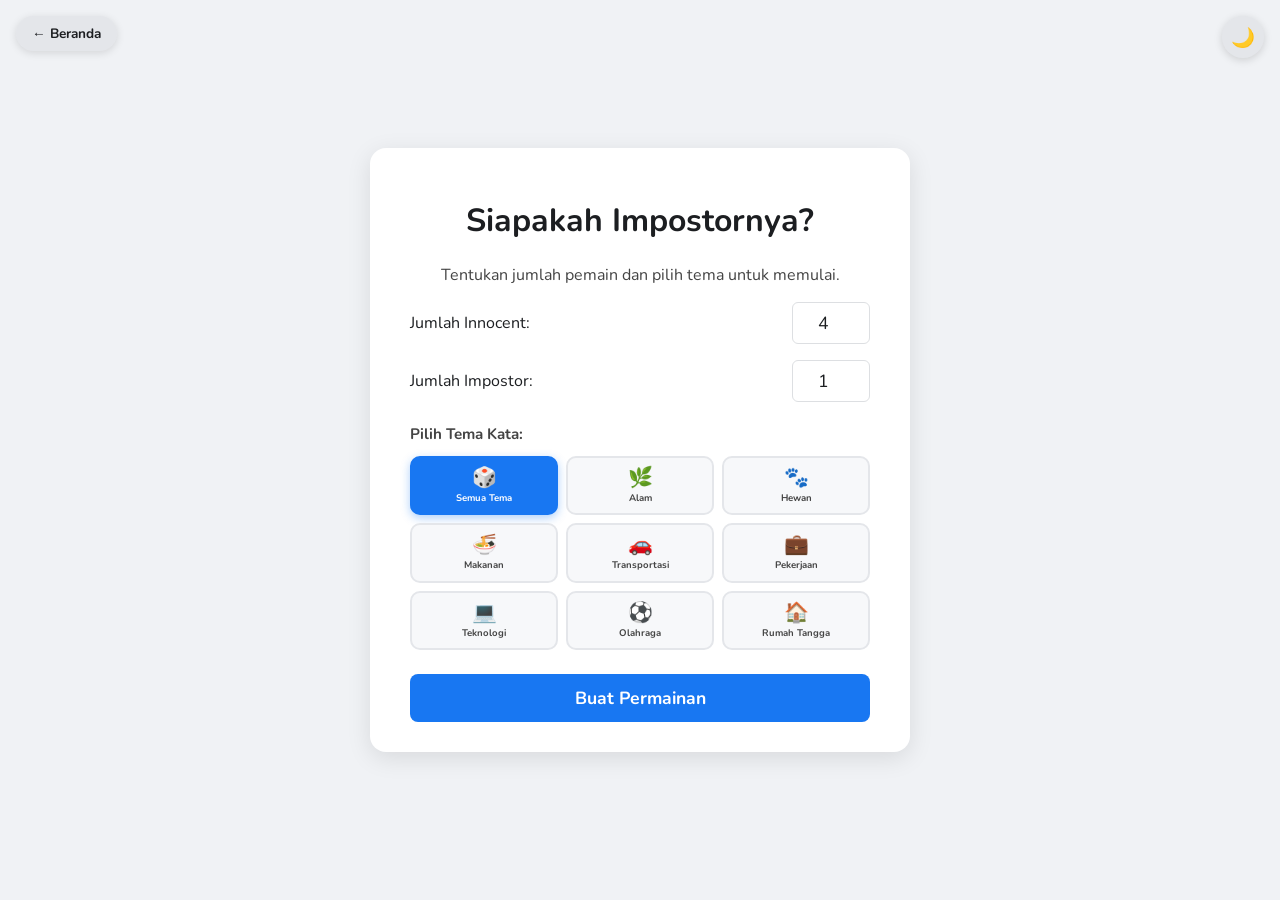
<file: impostor.html>
<!DOCTYPE html>
<html lang="id">
<head>
    <meta charset="UTF-8">
    <meta name="viewport" content="width=device-width, initial-scale=1.0">
    <title>Siapakah Impostornya?</title>
    <link rel="stylesheet" href="style.css">
    <style>
        .back-btn {
            position: fixed;
            top: 16px;
            left: 16px;
            width: auto;
            padding: 8px 16px;
            background: var(--toggle-bg);
            color: var(--toggle-color);
            border: none;
            border-radius: 20px;
            font-family: 'Nunito', sans-serif;
            font-size: 0.85em;
            font-weight: 700;
            cursor: pointer;
            z-index: 1000;
            display: flex;
            align-items: center;
            gap: 6px;
            box-shadow: 0 2px 8px rgba(0,0,0,0.12);
            transition: transform 0.18s;
            text-decoration: none;
        }
        .back-btn:hover { transform: translateX(-3px); }
        /* Override general button style for back-btn */
        a.back-btn { width: auto !important; }
    </style>
</head>
<body>

    <a class="back-btn" href="index.html">← Beranda</a>
    <button id="darkmode-toggle" aria-label="Toggle dark mode">🌙</button>

    <div id="setup-screen" class="screen">
        <div class="card">
            <h1>Siapakah Impostornya?</h1>
            <p>Tentukan jumlah pemain dan pilih tema untuk memulai.</p>
            <div class="input-group">
                <label for="innocent-count">Jumlah Innocent:</label>
                <input type="number" id="innocent-count" value="4" min="1">
            </div>
            <div class="input-group">
                <label for="impostor-count">Jumlah Impostor:</label>
                <input type="number" id="impostor-count" value="1" min="1">
            </div>
            <div class="theme-section">
                <label class="theme-label">Pilih Tema Kata:</label>
                <div id="theme-grid" class="theme-grid"></div>
            </div>
            <button id="setup-start-button">Buat Permainan</button>
        </div>
    </div>

    <div id="pass-device-screen" class="screen hidden">
        <div class="card card-pick-card">
            <h2>Ambil Kartu Kamu</h2>
            <p id="pass-to-player-text">Oper perangkat ke pemain berikutnya, lalu ketuk satu kartu untuk melihat peranmu.</p>
            <div id="card-grid" class="card-grid"></div>
        </div>
    </div>

    <div id="reveal-role-screen" class="screen hidden">
        <div class="card" id="role-card">
            <p>Peran kamu adalah...</p>
            <h2 id="player-role">INNOCENT</h2>
            <p>Kata rahasiamu adalah:</p>
            <h3 id="player-word">APEL</h3>
            <p id="role-description">Jelaskan kata ini agar pemain lain percaya kamu bukan Impostor!</p>
            <button id="hide-role-button">Sembunyikan &amp; Lanjutkan</button>
        </div>
    </div>

    <div id="gameplay-screen" class="screen hidden">
        <div class="card">
            <h1>Semua Siap!</h1>
            <p>Semua pemain telah menerima peran masing-masing.</p>
            <div id="game-summary"></div>
            <p>Mulai berdiskusi dan jelaskan kata kalian. Temukan siapa Impostornya!</p>
            <button id="restart-button">Mulai Game Baru</button>
        </div>
    </div>

    <script src="script.js"></script>
</body>
</html>
</file>
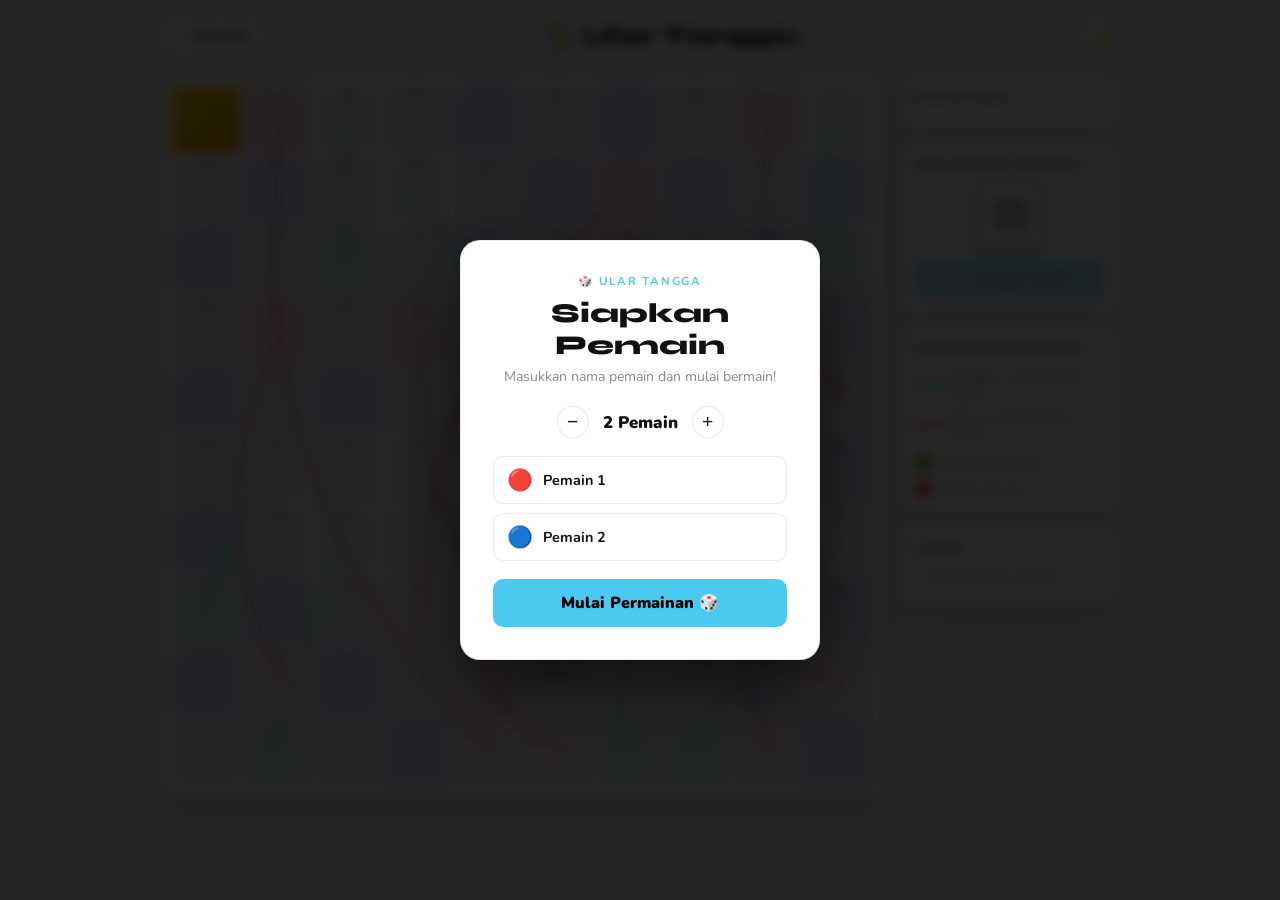
<file: ular-tangga.html>
<!DOCTYPE html>
<html lang="id">
<head>
    <meta charset="UTF-8">
    <meta name="viewport" content="width=device-width, initial-scale=1.0">
    <title>Ular Tangga</title>
    <link rel="preconnect" href="https://fonts.googleapis.com">
    <link href="https://fonts.googleapis.com/css2?family=Syne:wght@700;800&family=Nunito:wght@400;600;700;900&display=swap" rel="stylesheet">
    <style>
        *, *::before, *::after { box-sizing: border-box; margin: 0; padding: 0; }

        :root {
            --bg: #0d1117;
            --surface: #161b22;
            --card: #1c2128;
            --border: rgba(255,255,255,0.07);
            --text: #e6edf3;
            --muted: #7d8590;
            --accent: #4cc9f0;
            --snake: #ff4d6d;
            --ladder: #4ade80;
            --cell-even: #1c2128;
            --cell-odd: #21262d;
            --shadow: 0 8px 32px rgba(0,0,0,0.4);
        }

        body.light {
            --bg: #f0f4f8;
            --surface: #fff;
            --card: #fff;
            --border: rgba(0,0,0,0.08);
            --text: #111;
            --muted: #888;
            --cell-even: #dbeafe;
            --cell-odd: #eff6ff;
            --shadow: 0 8px 32px rgba(0,0,0,0.1);
        }

        body {
            font-family: 'Nunito', sans-serif;
            background: var(--bg);
            color: var(--text);
            min-height: 100vh;
            padding: 16px;
            transition: background 0.3s, color 0.3s;
        }

        .topbar {
            display: flex;
            align-items: center;
            justify-content: space-between;
            max-width: 960px;
            margin: 0 auto 20px;
        }

        .back-btn {
            display: inline-flex;
            align-items: center;
            gap: 6px;
            padding: 8px 16px;
            background: var(--surface);
            color: var(--text);
            border: 1px solid var(--border);
            border-radius: 20px;
            font-family: 'Nunito', sans-serif;
            font-size: 0.85em;
            font-weight: 700;
            cursor: pointer;
            text-decoration: none;
            transition: transform 0.18s;
        }
        .back-btn:hover { transform: translateX(-3px); }

        .page-title {
            font-family: 'Syne', sans-serif;
            font-size: 1.4em;
            font-weight: 800;
        }

        #darkmode-toggle {
            width: 38px; height: 38px;
            border-radius: 50%;
            border: 1px solid var(--border);
            background: var(--surface);
            color: var(--text);
            font-size: 1em;
            cursor: pointer;
            display: flex; align-items: center; justify-content: center;
            transition: transform 0.2s;
            flex-shrink: 0;
        }
        #darkmode-toggle:hover { transform: scale(1.12) rotate(18deg); }

        .game-layout {
            display: grid;
            grid-template-columns: 1fr 220px;
            gap: 16px;
            max-width: 960px;
            margin: 0 auto;
            align-items: start;
        }

        @media (max-width: 700px) {
            .game-layout { grid-template-columns: 1fr; }
        }

        /* ---- BOARD ---- */
        .board-wrap {
            background: var(--surface);
            border: 1px solid var(--border);
            border-radius: 16px;
            padding: 12px;
            box-shadow: var(--shadow);
            position: relative;
        }

        /* Container that holds both grid and SVG overlay */
        .board-container {
            position: relative;
            width: 100%;
            aspect-ratio: 1;
        }

        .board {
            display: grid;
            grid-template-columns: repeat(10, 1fr);
            gap: 3px;
            width: 100%;
            height: 100%;
            position: relative;
            z-index: 1;
        }

        /* SVG overlay for arrows */
        #arrows-svg {
            position: absolute;
            inset: 0;
            width: 100%;
            height: 100%;
            pointer-events: none;
            z-index: 2;
        }

        .cell {
            background: var(--cell-even);
            border-radius: 5px;
            display: flex;
            flex-direction: column;
            align-items: center;
            justify-content: flex-start;
            padding-top: 2px;
            font-weight: 700;
            position: relative;
            transition: background 0.2s;
            cursor: default;
            user-select: none;
            overflow: hidden;
        }

        .cell.odd { background: var(--cell-odd); }

        .cell-num {
            font-size: clamp(0.45em, 1.3vw, 0.72em);
            color: var(--muted);
            font-weight: 700;
            line-height: 1.1;
            z-index: 1;
        }

        .cell.has-snake  { background: rgba(255, 77, 109, 0.15) !important; }
        .cell.has-ladder { background: rgba(74, 222, 128, 0.15) !important; }
        .cell.is-dest-snake  { background: rgba(255, 77, 109, 0.08) !important; }
        .cell.is-dest-ladder { background: rgba(74, 222, 128, 0.08) !important; }

        .cell.finish {
            background: linear-gradient(135deg, #facc15 0%, #f59e0b 100%) !important;
        }
        .cell.finish .cell-num { color: #000; font-weight: 900; }

        /* small badge inside cell showing destination */
        .cell-dest {
            font-size: clamp(0.38em, 1vw, 0.6em);
            font-weight: 800;
            line-height: 1;
            padding: 1px 3px;
            border-radius: 3px;
            margin-top: 1px;
            z-index: 1;
        }
        .cell-dest.snake-dest  { color: var(--snake); }
        .cell-dest.ladder-dest { color: var(--ladder); }

        /* Players on cell */
        .cell-players {
            display: flex;
            flex-wrap: wrap;
            gap: 1px;
            justify-content: center;
            position: absolute;
            bottom: 2px;
            left: 0; right: 0;
            z-index: 3;
        }

        .player-token {
            width: clamp(10px, 2vw, 17px);
            height: clamp(10px, 2vw, 17px);
            border-radius: 50%;
            border: 1.5px solid rgba(255,255,255,0.7);
            font-size: clamp(6px, 1.1vw, 9px);
            display: flex; align-items: center; justify-content: center;
            font-weight: 900;
            box-shadow: 0 1px 4px rgba(0,0,0,0.4);
        }

        /* ---- SIDEBAR ---- */
        .sidebar {
            display: flex;
            flex-direction: column;
            gap: 12px;
        }

        .panel {
            background: var(--surface);
            border: 1px solid var(--border);
            border-radius: 14px;
            padding: 14px;
            box-shadow: var(--shadow);
        }

        .panel h3 {
            font-family: 'Syne', sans-serif;
            font-size: 0.8em;
            font-weight: 800;
            letter-spacing: 0.08em;
            text-transform: uppercase;
            color: var(--muted);
            margin-bottom: 10px;
        }

        .player-row {
            display: flex;
            align-items: center;
            gap: 9px;
            padding: 7px 8px;
            border-radius: 9px;
            margin-bottom: 5px;
            transition: background 0.2s;
        }
        .player-row:last-child { margin-bottom: 0; }
        .player-row.active-turn { background: rgba(76, 201, 240, 0.1); }

        .player-dot {
            width: 26px; height: 26px;
            border-radius: 50%;
            display: flex; align-items: center; justify-content: center;
            font-size: 0.95em;
            font-weight: 900;
            flex-shrink: 0;
            border: 2px solid rgba(255,255,255,0.25);
        }

        .player-info { flex: 1; min-width: 0; }
        .player-name { font-weight: 700; font-size: 0.85em; white-space: nowrap; overflow: hidden; text-overflow: ellipsis; }
        .player-pos  { font-size: 0.72em; color: var(--muted); }

        .turn-indicator {
            font-size: 0.65em;
            font-weight: 700;
            letter-spacing: 0.08em;
            text-transform: uppercase;
            color: var(--accent);
            white-space: nowrap;
        }

        .dice-wrap { text-align: center; }

        .dice-face {
            width: 64px; height: 64px;
            background: var(--card);
            border: 2px solid var(--border);
            border-radius: 12px;
            margin: 0 auto 10px;
            display: flex; align-items: center; justify-content: center;
            font-size: 2.2em;
            box-shadow: 0 4px 14px rgba(0,0,0,0.3);
        }
        .dice-face.rolling { animation: roll 0.5s ease; }

        @keyframes roll {
            0%   { transform: rotate(0deg) scale(1); }
            25%  { transform: rotate(18deg) scale(1.1); }
            50%  { transform: rotate(-12deg) scale(0.93); }
            75%  { transform: rotate(8deg) scale(1.06); }
            100% { transform: rotate(0deg) scale(1); }
        }

        .btn-roll {
            width: 100%;
            padding: 11px;
            background: var(--accent);
            color: #000;
            border: none;
            border-radius: 9px;
            font-family: 'Nunito', sans-serif;
            font-size: 0.95em;
            font-weight: 900;
            cursor: pointer;
            transition: opacity 0.2s, transform 0.15s;
        }
        .btn-roll:hover:not(:disabled) { transform: translateY(-2px); opacity: 0.9; }
        .btn-roll:disabled { opacity: 0.4; cursor: not-allowed; }

        .log-list {
            max-height: 140px;
            overflow-y: auto;
            display: flex;
            flex-direction: column;
            gap: 4px;
        }
        .log-item {
            font-size: 0.75em;
            color: var(--muted);
            padding: 3px 7px;
            border-radius: 5px;
            background: rgba(255,255,255,0.02);
            line-height: 1.4;
        }
        .log-item.snake  { border-left: 3px solid var(--snake);  color: #ffb3c1; }
        .log-item.ladder { border-left: 3px solid var(--ladder); color: #a7f3b0; }
        .log-item.win    { border-left: 3px solid #facc15;       color: #facc15; font-weight: 700; }

        /* Legend */
        .legend { display: flex; flex-direction: column; gap: 7px; }
        .legend-item { display: flex; align-items: center; gap: 8px; font-size: 0.78em; color: var(--muted); }
        .legend-line {
            width: 28px; height: 4px; border-radius: 2px; flex-shrink: 0;
            position: relative;
        }
        .legend-line::after {
            content: '▶';
            position: absolute;
            right: -6px;
            top: -6px;
            font-size: 9px;
        }
        .legend-line.snake-line  { background: var(--snake);  }
        .legend-line.snake-line::after  { color: var(--snake); }
        .legend-line.ladder-line { background: var(--ladder); }
        .legend-line.ladder-line::after { color: var(--ladder); }

        /* ---- SETUP OVERLAY ---- */
        #setup-overlay {
            position: fixed;
            inset: 0;
            background: rgba(0,0,0,0.85);
            z-index: 200;
            display: flex;
            align-items: center;
            justify-content: center;
            padding: 24px;
            backdrop-filter: blur(6px);
        }

        .setup-card {
            background: var(--surface);
            border: 1px solid var(--border);
            border-radius: 20px;
            padding: 32px;
            width: 100%;
            max-width: 360px;
            text-align: center;
            box-shadow: 0 24px 80px rgba(0,0,0,0.6);
        }

        .setup-step-label {
            font-size: 0.72em;
            font-weight: 700;
            letter-spacing: 0.15em;
            text-transform: uppercase;
            color: var(--accent);
            margin-bottom: 8px;
        }

        .setup-card h2 {
            font-family: 'Syne', sans-serif;
            font-size: 1.7em;
            font-weight: 800;
            margin-bottom: 6px;
        }
        .setup-card > p { color: var(--muted); margin-bottom: 20px; font-size: 0.88em; }

        .player-count-ctrl {
            display: flex;
            align-items: center;
            gap: 14px;
            justify-content: center;
            margin-bottom: 18px;
        }
        .count-btn {
            width: 32px; height: 32px;
            border-radius: 50%;
            border: 1px solid var(--border);
            background: var(--card);
            color: var(--text);
            font-size: 1.2em;
            cursor: pointer;
            display: flex; align-items: center; justify-content: center;
            transition: background 0.2s;
        }
        .count-btn:hover { background: var(--border); }
        .count-label { font-weight: 900; font-size: 1.05em; }

        .player-inputs { display: flex; flex-direction: column; gap: 9px; margin-bottom: 18px; }
        .player-input-row {
            display: flex;
            align-items: center;
            gap: 10px;
            padding: 9px 13px;
            border: 1px solid var(--border);
            border-radius: 10px;
            background: var(--card);
        }
        .player-input-row input[type="text"] {
            flex: 1;
            background: none;
            border: none;
            outline: none;
            font-family: 'Nunito', sans-serif;
            font-size: 0.9em;
            font-weight: 700;
            color: var(--text);
        }

        .btn-start {
            width: 100%;
            padding: 13px;
            background: var(--accent);
            color: #000;
            border: none;
            border-radius: 10px;
            font-family: 'Nunito', sans-serif;
            font-size: 1em;
            font-weight: 900;
            cursor: pointer;
            transition: opacity 0.2s, transform 0.15s;
        }
        .btn-start:hover { transform: translateY(-2px); }

        /* ---- WIN OVERLAY ---- */
        #win-overlay {
            display: none;
            position: fixed;
            inset: 0;
            background: rgba(0,0,0,0.82);
            z-index: 300;
            align-items: center;
            justify-content: center;
            padding: 24px;
            backdrop-filter: blur(8px);
        }
        #win-overlay.show { display: flex; }

        .win-card {
            background: var(--surface);
            border: 1px solid var(--border);
            border-radius: 24px;
            padding: 44px 32px;
            text-align: center;
            max-width: 320px;
            width: 100%;
            box-shadow: 0 24px 80px rgba(0,0,0,0.6);
            animation: popIn 0.4s cubic-bezier(0.175, 0.885, 0.32, 1.275) both;
        }
        @keyframes popIn {
            from { opacity: 0; transform: scale(0.7); }
            to   { opacity: 1; transform: scale(1); }
        }

        .win-emoji { font-size: 3.5em; margin-bottom: 14px; }
        .win-title { font-family: 'Syne', sans-serif; font-size: 1.9em; font-weight: 800; color: #facc15; margin-bottom: 6px; }
        .win-name  { font-size: 1.25em; font-weight: 900; margin-bottom: 6px; }
        .win-sub   { color: var(--muted); font-size: 0.88em; margin-bottom: 24px; }

        .btn-restart {
            width: 100%; padding: 12px;
            background: #facc15; color: #000;
            border: none; border-radius: 10px;
            font-family: 'Nunito', sans-serif;
            font-size: 0.95em; font-weight: 900;
            cursor: pointer; margin-bottom: 9px;
        }
        .btn-home {
            width: 100%; padding: 12px;
            background: var(--card); color: var(--text);
            border: 1px solid var(--border); border-radius: 10px;
            font-family: 'Nunito', sans-serif;
            font-size: 0.9em; font-weight: 700;
            cursor: pointer; text-decoration: none;
            display: block; text-align: center;
        }
    </style>
</head>
<body>

    <!-- SETUP -->
    <div id="setup-overlay">
        <div class="setup-card">
            <div class="setup-step-label">🎲 Ular Tangga</div>
            <h2>Siapkan Pemain</h2>
            <p>Masukkan nama pemain dan mulai bermain!</p>
            <div class="player-count-ctrl">
                <button class="count-btn" id="remove-player">−</button>
                <span class="count-label" id="player-count-label">2 Pemain</span>
                <button class="count-btn" id="add-player">+</button>
            </div>
            <div class="player-inputs" id="player-inputs"></div>
            <button class="btn-start" id="btn-start-game">Mulai Permainan 🎲</button>
        </div>
    </div>

    <!-- WIN -->
    <div id="win-overlay">
        <div class="win-card">
            <div class="win-emoji">🏆</div>
            <div class="win-title">MENANG!</div>
            <div class="win-name" id="win-player-name">Pemain 1</div>
            <div class="win-sub">mencapai kotak 100 duluan!</div>
            <button class="btn-restart" id="btn-restart">Main Lagi</button>
            <a class="btn-home" href="index.html">← Kembali ke Beranda</a>
        </div>
    </div>

    <!-- TOP BAR -->
    <div class="topbar">
        <a class="back-btn" href="index.html">← Beranda</a>
        <span class="page-title">🐍 Ular Tangga</span>
        <button id="darkmode-toggle">☀️</button>
    </div>

    <!-- GAME -->
    <div class="game-layout">
        <div class="board-wrap">
            <div class="board-container">
                <div class="board" id="board"></div>
                <svg id="arrows-svg" viewBox="0 0 1000 1000" preserveAspectRatio="xMidYMid meet">
                    <defs>
                        <marker id="arrowSnake" markerWidth="6" markerHeight="6" refX="5" refY="3" orient="auto">
                            <path d="M0,0 L6,3 L0,6 Z" fill="#ff4d6d"/>
                        </marker>
                        <marker id="arrowLadder" markerWidth="6" markerHeight="6" refX="5" refY="3" orient="auto">
                            <path d="M0,0 L6,3 L0,6 Z" fill="#4ade80"/>
                        </marker>
                    </defs>
                    <!-- Lines drawn by JS -->
                </svg>
            </div>
        </div>

        <div class="sidebar">
            <div class="panel">
                <h3>Pemain</h3>
                <div id="players-list"></div>
            </div>

            <div class="panel">
                <h3>Giliran Dadu</h3>
                <div class="dice-wrap">
                    <div class="dice-face" id="dice-face">⚀</div>
                    <button class="btn-roll" id="btn-roll">🎲 Lempar Dadu</button>
                </div>
            </div>

            <div class="panel">
                <h3>Keterangan</h3>
                <div class="legend">
                    <div class="legend-item">
                        <div class="legend-line ladder-line"></div>
                        <span>Tangga — naik ke kotak tujuan</span>
                    </div>
                    <div class="legend-item">
                        <div class="legend-line snake-line"></div>
                        <span>Ular — turun ke kotak tujuan</span>
                    </div>
                    <div class="legend-item" style="margin-top:4px">
                        <span style="font-size:1.1em">🟩</span>
                        <span>Kotak asal tangga</span>
                    </div>
                    <div class="legend-item">
                        <span style="font-size:1.1em">🟥</span>
                        <span>Kotak asal ular</span>
                    </div>
                </div>
            </div>

            <div class="panel">
                <h3>Log</h3>
                <div class="log-list" id="log-list">
                    <div class="log-item">Permainan belum dimulai.</div>
                </div>
            </div>
        </div>
    </div>

<script>
const DICE_EMOJI = ['⚀','⚁','⚂','⚃','⚄','⚅'];

// SNAKES: landing square → slide down to
const SNAKES = {
    99: 5,
    92: 51,
    87: 24,
    74: 53,
    64: 15,
    62: 19,
    56: 11,
    49: 9,
    47: 26,
    16: 6
};
// LADDERS: landing square → climb up to
const LADDERS = {
    2: 38,
    7: 14,
    8: 31,
    15: 26,
    21: 42,
    28: 84,
    36: 44,
    51: 67,
    71: 91,
    78: 98
};

const PLAYER_COLORS = ['#ff4d6d','#4cc9f0','#4ade80','#facc15'];
const PLAYER_EMOJI  = ['🔴','🔵','🟢','🟡'];

let players = [];
let currentTurn = 0;
let rolling = false;
let gameActive = false;
let setupPlayerCount = 2;
let setupNames = ['Pemain 1','Pemain 2','Pemain 3','Pemain 4'];

const boardEl        = document.getElementById('board');
const arrowsSvg      = document.getElementById('arrows-svg');
const playersListEl  = document.getElementById('players-list');
const diceFaceEl     = document.getElementById('dice-face');
const btnRoll        = document.getElementById('btn-roll');
const logListEl      = document.getElementById('log-list');
const setupOverlay   = document.getElementById('setup-overlay');
const winOverlay     = document.getElementById('win-overlay');
const playerInputsEl = document.getElementById('player-inputs');
const playerCountLbl = document.getElementById('player-count-label');

// Convert cell number to [col, row] position in the 10x10 grid (0-indexed from top-left)
function cellToGridPos(num) {
    // Row 0 (top) = 100–91, Row 1 = 81–90, etc.
    const rowFromBottom = Math.floor((num - 1) / 10); // 0=bottom row (1-10)
    const rowFromTop = 9 - rowFromBottom;
    const posInRow = (num - 1) % 10; // 0-9 left-to-right from lower-left
    // Even rows from bottom go left-to-right, odd rows go right-to-left
    const col = rowFromBottom % 2 === 0 ? posInRow : 9 - posInRow;
    return { col, row: rowFromTop };
}

// Convert grid col/row to SVG coordinates (centre of cell)
// SVG viewBox is 0 0 1000 1000, each cell = 100x100 with 3px gap
// We approximate cell centres:
function gridToSVG(col, row) {
    const cellW = 100;
    const cellH = 100;
    const gap = 3;
    const totalW = 10 * cellW + 9 * gap; // ~1027 but we use 1000 viewBox — scale factor
    const scale = 1000 / totalW;
    const cx = (col * (cellW + gap) + cellW / 2) * scale;
    const cy = (row * (cellH + gap) + cellH / 2) * scale;
    return { x: cx, y: cy };
}

function cellToSVG(num) {
    const { col, row } = cellToGridPos(num);
    return gridToSVG(col, row);
}

// Offset start/end points so snake and ladder lines don't exactly overlap
function offset(pt, dx, dy) {
    return { x: pt.x + dx, y: pt.y + dy };
}

function drawArrows() {
    // Remove old lines (keep defs)
    Array.from(arrowsSvg.querySelectorAll('line, path, polyline')).forEach(el => el.remove());

    // Draw ladders (green, offset slightly left)
    Object.entries(LADDERS).forEach(([from, to]) => {
        const a = cellToSVG(Number(from));
        const b = cellToSVG(Number(to));
        const ao = offset(a, -8, 0);
        const bo = offset(b, -8, 0);
        const line = document.createElementNS('http://www.w3.org/2000/svg', 'line');
        line.setAttribute('x1', ao.x);
        line.setAttribute('y1', ao.y);
        line.setAttribute('x2', bo.x);
        line.setAttribute('y2', bo.y);
        line.setAttribute('stroke', '#4ade80');
        line.setAttribute('stroke-width', '4');
        line.setAttribute('stroke-opacity', '0.85');
        line.setAttribute('marker-end', 'url(#arrowLadder)');
        line.setAttribute('stroke-dasharray', '10 4');
        arrowsSvg.appendChild(line);
    });

    // Draw snakes (red, offset slightly right)
    Object.entries(SNAKES).forEach(([from, to]) => {
        const a = cellToSVG(Number(from));
        const b = cellToSVG(Number(to));
        const ao = offset(a, 8, 0);
        const bo = offset(b, 8, 0);

        // Slightly curved snake using quadratic bezier
        const mx = (ao.x + bo.x) / 2 + (ao.y - bo.y) * 0.25;
        const my = (ao.y + bo.y) / 2 + (bo.x - ao.x) * 0.25;

        const path = document.createElementNS('http://www.w3.org/2000/svg', 'path');
        path.setAttribute('d', `M${ao.x},${ao.y} Q${mx},${my} ${bo.x},${bo.y}`);
        path.setAttribute('fill', 'none');
        path.setAttribute('stroke', '#ff4d6d');
        path.setAttribute('stroke-width', '4');
        path.setAttribute('stroke-opacity', '0.85');
        path.setAttribute('marker-end', 'url(#arrowSnake)');
        arrowsSvg.appendChild(path);
    });
}

function buildBoard() {
    boardEl.innerHTML = '';
    for (let row = 0; row < 10; row++) {
        const base = 100 - row * 10;
        for (let col = 0; col < 10; col++) {
            const num = row % 2 === 0 ? base - col : base - 9 + col;

            const cell = document.createElement('div');
            cell.className = 'cell' + (num % 2 === 1 ? ' odd' : '');
            cell.id = 'cell-' + num;

            if (num === 100) cell.classList.add('finish');
            if (SNAKES[num])  cell.classList.add('has-snake');
            if (LADDERS[num]) cell.classList.add('has-ladder');

            // Cells that are destinations also get a subtle tint
            const isSnakeDest  = Object.values(SNAKES).includes(num);
            const isLadderDest = Object.values(LADDERS).includes(num);
            if (isSnakeDest && !SNAKES[num])   cell.classList.add('is-dest-snake');
            if (isLadderDest && !LADDERS[num]) cell.classList.add('is-dest-ladder');

            const numEl = document.createElement('div');
            numEl.className = 'cell-num';
            numEl.textContent = num === 100 ? '🏆' : num;
            cell.appendChild(numEl);

            // Show destination badge on source cells
            if (SNAKES[num]) {
                const dest = document.createElement('div');
                dest.className = 'cell-dest snake-dest';
                dest.textContent = `↓${SNAKES[num]}`;
                cell.appendChild(dest);
            } else if (LADDERS[num]) {
                const dest = document.createElement('div');
                dest.className = 'cell-dest ladder-dest';
                dest.textContent = `↑${LADDERS[num]}`;
                cell.appendChild(dest);
            }

            const playersEl = document.createElement('div');
            playersEl.className = 'cell-players';
            playersEl.id = 'players-' + num;
            cell.appendChild(playersEl);

            boardEl.appendChild(cell);
        }
    }

    // Draw arrows after board is in DOM (needs layout)
    requestAnimationFrame(() => drawArrows());
}

function renderTokens() {
    document.querySelectorAll('.cell-players').forEach(el => el.innerHTML = '');
    players.forEach(p => {
        const container = document.getElementById('players-' + p.pos);
        if (!container) return;
        const token = document.createElement('div');
        token.className = 'player-token';
        token.style.background = p.color;
        token.textContent = p.emoji;
        container.appendChild(token);
    });
}

function renderPlayersList() {
    playersListEl.innerHTML = '';
    players.forEach((p, i) => {
        const row = document.createElement('div');
        row.className = 'player-row' + (i === currentTurn && gameActive ? ' active-turn' : '');
        row.innerHTML = `
            <div class="player-dot" style="background:${p.color}">${p.emoji}</div>
            <div class="player-info">
                <div class="player-name">${p.name}</div>
                <div class="player-pos">Kotak ${p.pos}</div>
            </div>
            ${i === currentTurn && gameActive ? '<span class="turn-indicator">GILIRAN</span>' : ''}
        `;
        playersListEl.appendChild(row);
    });
}

function addLog(msg, type = '') {
    const item = document.createElement('div');
    item.className = 'log-item' + (type ? ' ' + type : '');
    item.textContent = msg;
    logListEl.prepend(item);
    while (logListEl.children.length > 30) logListEl.removeChild(logListEl.lastChild);
}

async function rollDice() {
    if (rolling || !gameActive) return;
    rolling = true;
    btnRoll.disabled = true;

    diceFaceEl.classList.add('rolling');
    const result = Math.ceil(Math.random() * 6);
    await new Promise(r => setTimeout(r, 500));
    diceFaceEl.classList.remove('rolling');
    diceFaceEl.textContent = DICE_EMOJI[result - 1];

    const p = players[currentTurn];
    let newPos = p.pos + result;

    if (newPos > 100) {
        addLog(`${p.emoji} ${p.name} dadu ${result} — terlalu jauh, tetap di ${p.pos}`);
        rolling = false;
        btnRoll.disabled = false;
        return;
    }

    addLog(`${p.emoji} ${p.name} dadu ${result} → kotak ${newPos}`);
    p.pos = newPos;
    renderTokens();

    if (SNAKES[p.pos]) {
        const from = p.pos;
        await new Promise(r => setTimeout(r, 350));
        p.pos = SNAKES[from];
        addLog(`🐍 Kena ular di ${from}! Turun ke kotak ${p.pos}`, 'snake');
        renderTokens();
    } else if (LADDERS[p.pos]) {
        const from = p.pos;
        await new Promise(r => setTimeout(r, 350));
        p.pos = LADDERS[from];
        addLog(`🪜 Naik tangga dari ${from} ke kotak ${p.pos}!`, 'ladder');
        renderTokens();
    }

    renderPlayersList();

    if (p.pos === 100) {
        await new Promise(r => setTimeout(r, 400));
        addLog(`🏆 ${p.name} MENANG!`, 'win');
        showWin(p.name);
        rolling = false;
        return;
    }

    currentTurn = (currentTurn + 1) % players.length;
    renderPlayersList();
    rolling = false;
    btnRoll.disabled = false;
}

function showWin(name) {
    gameActive = false;
    btnRoll.disabled = true;
    document.getElementById('win-player-name').textContent = name;
    winOverlay.classList.add('show');
}

function renderSetupInputs() {
    playerInputsEl.innerHTML = '';
    for (let i = 0; i < setupPlayerCount; i++) {
        const row = document.createElement('div');
        row.className = 'player-input-row';
        row.innerHTML = `
            <span style="font-size:1.3em">${PLAYER_EMOJI[i]}</span>
            <input type="text" placeholder="Nama Pemain ${i+1}" value="${setupNames[i] || ''}" data-idx="${i}" maxlength="16">
        `;
        playerInputsEl.appendChild(row);
    }
    playerInputsEl.querySelectorAll('input').forEach(inp => {
        inp.addEventListener('input', e => { setupNames[e.target.dataset.idx] = e.target.value; });
    });
    playerCountLbl.textContent = `${setupPlayerCount} Pemain`;
}

document.getElementById('add-player').addEventListener('click', () => {
    if (setupPlayerCount < 4) { setupPlayerCount++; renderSetupInputs(); }
});
document.getElementById('remove-player').addEventListener('click', () => {
    if (setupPlayerCount > 2) { setupPlayerCount--; renderSetupInputs(); }
});
document.getElementById('btn-start-game').addEventListener('click', () => {
    players = [];
    for (let i = 0; i < setupPlayerCount; i++) {
        const name = (setupNames[i] || '').trim() || `Pemain ${i+1}`;
        players.push({ name, pos: 1, color: PLAYER_COLORS[i], emoji: PLAYER_EMOJI[i] });
    }
    currentTurn = 0;
    gameActive = true;
    rolling = false;
    setupOverlay.style.display = 'none';
    logListEl.innerHTML = '';
    addLog('Permainan dimulai! Semua mulai dari kotak 1.');
    buildBoard();
    renderTokens();
    renderPlayersList();
    btnRoll.disabled = false;
});
document.getElementById('btn-restart').addEventListener('click', () => {
    winOverlay.classList.remove('show');
    setupOverlay.style.display = 'flex';
    renderSetupInputs();
});
btnRoll.addEventListener('click', rollDice);

// Dark mode
const dmToggle = document.getElementById('darkmode-toggle');
function applyMode(isLight) {
    document.body.classList.toggle('light', isLight);
    dmToggle.textContent = isLight ? '🌙' : '☀️';
    localStorage.setItem('homeMode', isLight ? 'light' : 'dark');
    // Redraw arrows with same colors (they're hardcoded, no change needed)
}
dmToggle.addEventListener('click', () => applyMode(!document.body.classList.contains('light')));
const saved = localStorage.getItem('homeMode');
if (saved === 'light') applyMode(true);
else if (saved === null && window.matchMedia('(prefers-color-scheme: light)').matches) applyMode(true);

// Also redraw arrows on window resize
window.addEventListener('resize', () => {
    if (gameActive || boardEl.children.length > 0) drawArrows();
});

// Init
buildBoard();
renderSetupInputs();
btnRoll.disabled = true;
</script>
</body>
</html>
</file>
<file: style.css>
/* style.css */
@import url('https://fonts.googleapis.com/css2?family=Nunito:wght@400;600;700;900&display=swap');

/* ===== CSS VARIABLES — LIGHT MODE ===== */
:root {
    --bg: #f0f2f5;
    --card-bg: #ffffff;
    --text: #1c1e21;
    --text-muted: #444;
    --border: #dddfe2;
    --input-bg: #ffffff;
    --surface: #f0f2f5;
    --theme-btn-bg: #f7f8fa;
    --theme-btn-border: #e4e6ea;
    --theme-btn-color: #444;
    --theme-btn-hover-bg: #e8f0fe;
    --shadow: 0 6px 24px rgba(0, 0, 0, 0.10);
    --blue: #1877f2;
    --blue-hover: #166fe5;
    --green: #42b72a;
    --green-hover: #36a420;
    --red: #fa383e;
    --toggle-bg: #e4e6ea;
    --toggle-color: #1c1e21;
}

/* ===== DARK MODE ===== */
body.dark {
    --bg: #18191a;
    --card-bg: #242526;
    --text: #e4e6eb;
    --text-muted: #b0b3b8;
    --border: #3a3b3c;
    --input-bg: #3a3b3c;
    --surface: #3a3b3c;
    --theme-btn-bg: #2d2e2f;
    --theme-btn-border: #3a3b3c;
    --theme-btn-color: #c9ccd1;
    --theme-btn-hover-bg: #1d3461;
    --shadow: 0 6px 24px rgba(0, 0, 0, 0.40);
    --blue: #2d88ff;
    --blue-hover: #4399ff;
    --green: #45bd62;
    --green-hover: #58c974;
    --red: #ff4d52;
    --toggle-bg: #3a3b3c;
    --toggle-color: #e4e6eb;
}

/* ===== BASE ===== */
body {
    font-family: 'Nunito', -apple-system, BlinkMacSystemFont, 'Segoe UI', sans-serif;
    background-color: var(--bg);
    color: var(--text);
    display: flex;
    justify-content: center;
    align-items: center;
    min-height: 100vh;
    margin: 0;
    text-align: center;
    transition: background-color 0.3s ease, color 0.3s ease;
}

/* ===== DARK MODE TOGGLE ===== */
#darkmode-toggle {
    position: fixed;
    top: 16px;
    right: 16px;
    width: 42px;
    height: 42px;
    border-radius: 50% !important;
    border: none;
    background: var(--toggle-bg);
    color: var(--toggle-color);
    font-size: 1.2em;
    cursor: pointer;
    z-index: 1000;
    display: flex;
    align-items: center;
    justify-content: center;
    box-shadow: 0 2px 8px rgba(0,0,0,0.15);
    transition: background 0.3s ease, transform 0.2s ease;
    padding: 0 !important;
    width: 42px !important;
}

#darkmode-toggle:hover {
    transform: scale(1.12) rotate(18deg) !important;
}

/* ===== SCREENS & CARDS ===== */
.screen {
    width: 100%;
    padding: 20px;
    box-sizing: border-box;
}

.card {
    background-color: var(--card-bg);
    padding: 30px 40px;
    border-radius: 16px;
    box-shadow: var(--shadow);
    max-width: 460px;
    margin: auto;
    transition: background-color 0.3s ease, box-shadow 0.3s ease;
}

.card p {
    color: var(--text-muted);
}

.hidden {
    display: none;
}

/* ===== INPUTS ===== */
.input-group {
    margin-bottom: 16px;
    display: flex;
    justify-content: space-between;
    align-items: center;
}

input[type="number"] {
    width: 60px;
    padding: 8px;
    border: 1px solid var(--border);
    border-radius: 6px;
    font-size: 1.1em;
    text-align: center;
    font-family: inherit;
    background-color: var(--input-bg);
    color: var(--text);
    transition: background-color 0.3s, border-color 0.3s, color 0.3s;
}

/* ===== THEME SECTION ===== */
.theme-section {
    margin: 22px 0 24px;
    text-align: left;
}

.theme-label {
    display: block;
    font-weight: 700;
    font-size: 0.95em;
    color: var(--text-muted);
    margin-bottom: 12px;
    transition: color 0.3s;
}

.theme-grid {
    display: grid;
    grid-template-columns: repeat(3, 1fr);
    gap: 8px;
}

.theme-btn {
    display: flex;
    flex-direction: column;
    align-items: center;
    justify-content: center;
    gap: 4px;
    padding: 10px 6px;
    border: 2px solid var(--theme-btn-border);
    border-radius: 10px;
    background: var(--theme-btn-bg);
    cursor: pointer;
    transition: all 0.18s ease;
    font-family: inherit;
    width: 100%;
    color: var(--theme-btn-color);
}

.theme-btn:hover {
    border-color: var(--blue);
    background: var(--theme-btn-hover-bg);
    transform: translateY(-1px);
}

.theme-btn.active {
    border-color: var(--blue);
    background: var(--blue);
    color: white;
    box-shadow: 0 3px 10px rgba(24, 119, 242, 0.35);
}

.theme-emoji { font-size: 1.5em; line-height: 1; }
.theme-name  { font-size: 0.72em; font-weight: 700; text-align: center; line-height: 1.2; }

/* ===== MAIN BUTTONS ===== */
button:not(.theme-btn):not(#darkmode-toggle) {
    width: 100%;
    padding: 12px 20px;
    border: none;
    border-radius: 8px;
    font-size: 1.1em;
    font-weight: 700;
    color: white;
    cursor: pointer;
    transition: background-color 0.2s, transform 0.1s;
    font-family: inherit;
}

button:not(.theme-btn):not(#darkmode-toggle):active {
    transform: scale(0.98);
}

#setup-start-button, #show-role-button {
    background-color: var(--blue);
}
#setup-start-button:hover, #show-role-button:hover {
    background-color: var(--blue-hover);
}

#hide-role-button, #restart-button {
    background-color: var(--green);
}
#hide-role-button:hover, #restart-button:hover {
    background-color: var(--green-hover);
}

/* ===== ROLE CARD ===== */
#role-card.innocent { border-top: 5px solid var(--blue); }
#role-card.impostor { border-top: 5px solid var(--red); }

#player-role {
    font-size: 2.5em;
    font-weight: 900;
    margin: 10px 0;
}

.innocent #player-role { color: var(--blue); }
.impostor #player-role { color: var(--red); }

#player-word {
    font-size: 2em;
    font-weight: 900;
    background-color: var(--surface);
    color: var(--text);
    padding: 15px;
    border-radius: 10px;
    margin: 20px 0;
    letter-spacing: 0.03em;
    transition: background-color 0.3s, color 0.3s;
}

/* ===== PILIH KARTU (IMPOSTOR) ===== */
.card-pick-card {
    max-width: 520px;
}

.card-grid {
    display: grid;
    grid-template-columns: repeat(auto-fill, minmax(64px, 1fr));
    gap: 10px;
    margin-top: 20px;
}

.pick-card {
    width: 100% !important;
    aspect-ratio: 3 / 4;
    padding: 0 !important;
    display: flex;
    flex-direction: column;
    align-items: center;
    justify-content: center;
    gap: 4px;
    border: none;
    border-radius: 10px !important;
    background: linear-gradient(145deg, var(--blue), var(--blue-hover));
    color: white !important;
    cursor: pointer;
    font-family: inherit;
    font-size: 1em !important;
    font-weight: 700;
    box-shadow: 0 4px 10px rgba(0, 0, 0, 0.18);
    transition: transform 0.15s ease, box-shadow 0.15s ease, background 0.2s ease;
}

.pick-card:hover:not(:disabled) {
    transform: translateY(-4px) scale(1.03);
    box-shadow: 0 8px 16px rgba(0, 0, 0, 0.22);
}

.pick-card:active:not(:disabled) {
    transform: scale(0.96);
}

.pick-card-icon {
    font-size: 1.6em;
    line-height: 1;
}

.pick-card-num {
    font-size: 0.75em;
    font-weight: 700;
    opacity: 0.85;
}

.pick-card.taken {
    background: var(--surface);
    color: var(--text-muted) !important;
    box-shadow: none;
    cursor: default;
}

.pick-card-check {
    font-size: 1.5em;
    font-weight: 900;
    color: var(--green);
}

/* ===== GAME SUMMARY ===== */
#game-summary {
    background: var(--surface);
    border-radius: 10px;
    padding: 14px 18px;
    margin: 16px 0;
    font-size: 0.97em;
    line-height: 1.7;
    color: var(--text-muted);
    transition: background-color 0.3s, color 0.3s;
}
</file>
